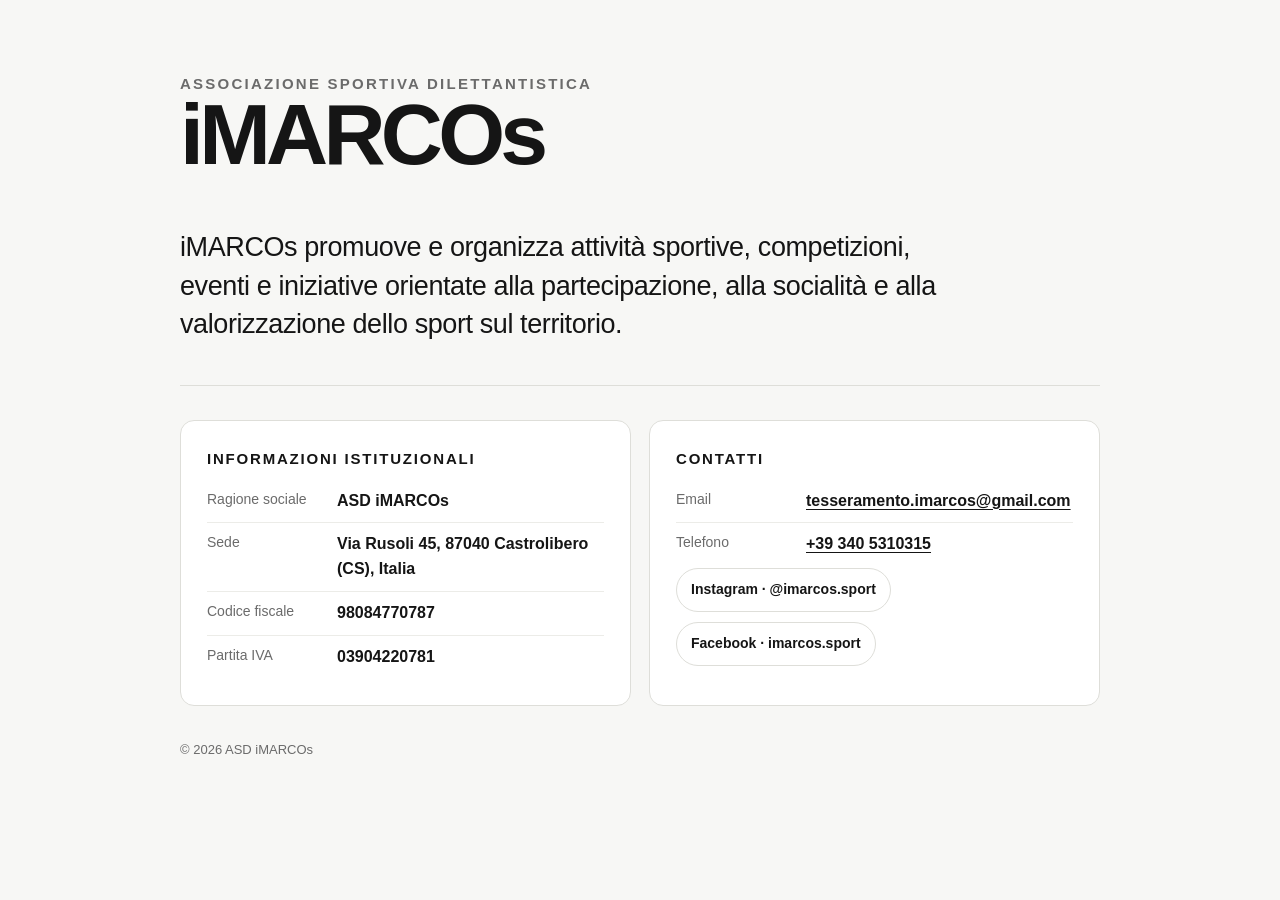
<file: index.html>
<!doctype html>
<html lang="it">
<head>
  <meta charset="utf-8">
  <meta name="viewport" content="width=device-width, initial-scale=1">
  <meta name="theme-color" content="#f7f7f5">
  <meta name="description" content="Sito istituzionale di ASD iMARCOs, associazione sportiva dilettantistica con sede a Castrolibero (CS).">
  <title>iMARCOs | Associazione Sportiva Dilettantistica</title>
  <style>
    :root {
      --ink: #151515;
      --muted: #6b6b6b;
      --line: #deded9;
      --bg: #f7f7f5;
      --card: #ffffff;
      --accent: #111111;
    }
    * { box-sizing: border-box; }
    html { scroll-behavior: smooth; }
    body {
      margin: 0;
      min-height: 100vh;
      background: var(--bg);
      color: var(--ink);
      font-family: Arial, Helvetica, sans-serif;
      line-height: 1.55;
    }
    main {
      width: min(920px, calc(100% - 36px));
      margin: 0 auto;
      padding: 72px 0 56px;
    }
    .brand {
      margin: 0 0 10px;
      font-size: clamp(46px, 9vw, 86px);
      line-height: .92;
      letter-spacing: -0.055em;
      font-weight: 800;
    }
    .eyebrow {
      margin: 0;
      font-size: 15px;
      letter-spacing: .15em;
      text-transform: uppercase;
      color: var(--muted);
      font-weight: 700;
    }
    .intro {
      margin: 54px 0 42px;
      max-width: 760px;
      font-size: clamp(20px, 3vw, 27px);
      line-height: 1.42;
      letter-spacing: -0.015em;
    }
    .rule {
      height: 1px;
      background: var(--line);
      margin: 0 0 34px;
    }
    .grid {
      display: grid;
      grid-template-columns: 1fr 1fr;
      gap: 18px;
    }
    .card {
      background: var(--card);
      border: 1px solid var(--line);
      border-radius: 14px;
      padding: 26px;
    }
    .card h2 {
      margin: 0 0 18px;
      font-size: 15px;
      text-transform: uppercase;
      letter-spacing: .12em;
    }
    dl { margin: 0; }
    .row {
      display: grid;
      grid-template-columns: 118px 1fr;
      gap: 12px;
      padding: 9px 0;
      border-top: 1px solid #ecece8;
    }
    .row:first-child { border-top: 0; padding-top: 0; }
    dt { color: var(--muted); font-size: 14px; }
    dd { margin: 0; font-weight: 600; overflow-wrap: anywhere; }
    a {
      color: var(--ink);
      text-decoration-thickness: 1px;
      text-underline-offset: 3px;
    }
    .socials {
      display: flex;
      flex-wrap: wrap;
      gap: 10px;
      margin-top: 2px;
    }
    .socials a {
      display: inline-block;
      padding: 10px 14px;
      border: 1px solid var(--line);
      border-radius: 999px;
      text-decoration: none;
      font-weight: 700;
      font-size: 14px;
    }
    footer {
      margin-top: 34px;
      color: var(--muted);
      font-size: 13px;
    }
    @media (max-width: 700px) {
      main { padding-top: 46px; }
      .intro { margin-top: 38px; }
      .grid { grid-template-columns: 1fr; }
      .row { grid-template-columns: 1fr; gap: 2px; }
      .card { padding: 22px; }
    }
  </style>
  <script type="application/ld+json">
  {
    "@context": "https://schema.org",
    "@type": "SportsOrganization",
    "name": "ASD iMARCOs",
    "alternateName": "iMARCOs",
    "url": "https://imarcos.it/",
    "email": "tesseramento.imarcos@gmail.com",
    "telephone": "+393405310315",
    "taxID": "98084770787",
    "vatID": "IT03904220781",
    "address": {
      "@type": "PostalAddress",
      "streetAddress": "Via Rusoli 45",
      "postalCode": "87040",
      "addressLocality": "Castrolibero",
      "addressRegion": "CS",
      "addressCountry": "IT"
    },
    "sameAs": [
      "https://www.instagram.com/imarcos.sport/",
      "https://www.facebook.com/imarcos.sport/"
    ]
  }
  </script>
</head>
<body>
  <main>
    <header>
      <p class="eyebrow">Associazione Sportiva Dilettantistica</p>
      <h1 class="brand">iMARCOs</h1>
    </header>

    <p class="intro">
      iMARCOs promuove e organizza attività sportive, competizioni, eventi e iniziative orientate alla partecipazione, alla socialità e alla valorizzazione dello sport sul territorio.
    </p>

    <div class="rule" aria-hidden="true"></div>

    <section class="grid" aria-label="Informazioni istituzionali e contatti">
      <div class="card">
        <h2>Informazioni istituzionali</h2>
        <dl>
          <div class="row"><dt>Ragione sociale</dt><dd>ASD iMARCOs</dd></div>
          <div class="row"><dt>Sede</dt><dd>Via Rusoli 45, 87040 Castrolibero (CS), Italia</dd></div>
          <div class="row"><dt>Codice fiscale</dt><dd>98084770787</dd></div>
          <div class="row"><dt>Partita IVA</dt><dd>03904220781</dd></div>
        </dl>
      </div>

      <div class="card">
        <h2>Contatti</h2>
        <dl>
          <div class="row"><dt>Email</dt><dd><a href="mailto:tesseramento.imarcos@gmail.com">tesseramento.imarcos@gmail.com</a></dd></div>
          <div class="row"><dt>Telefono</dt><dd><a href="tel:+393405310315">+39 340 5310315</a></dd></div>
        </dl>
        <div class="socials" aria-label="Social media">
          <a href="https://www.instagram.com/imarcos.sport/" target="_blank" rel="noopener noreferrer">Instagram · @imarcos.sport</a>
          <a href="https://www.facebook.com/imarcos.sport/" target="_blank" rel="noopener noreferrer">Facebook · imarcos.sport</a>
        </div>
      </div>
    </section>

    <footer>
      <p>© 2026 ASD iMARCOs</p>
    </footer>
  </main>
</body>
</html>
</file>
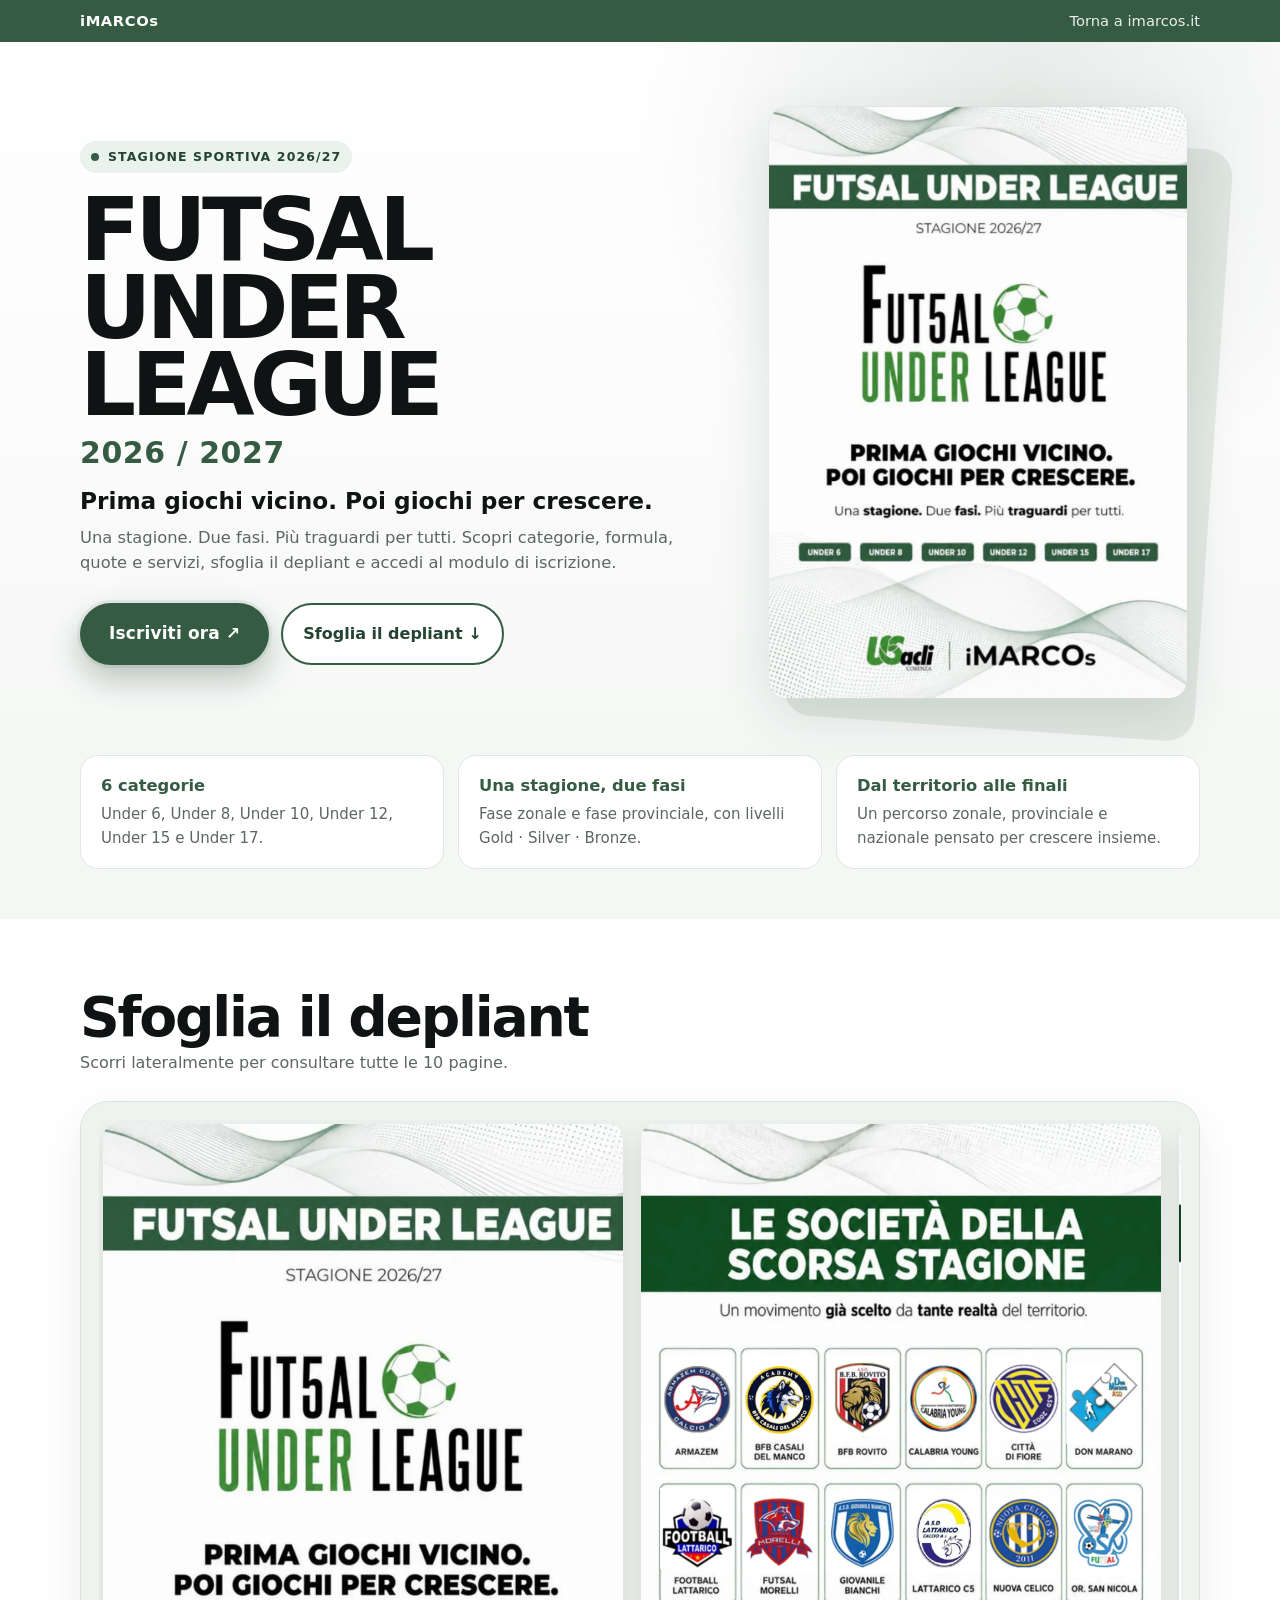
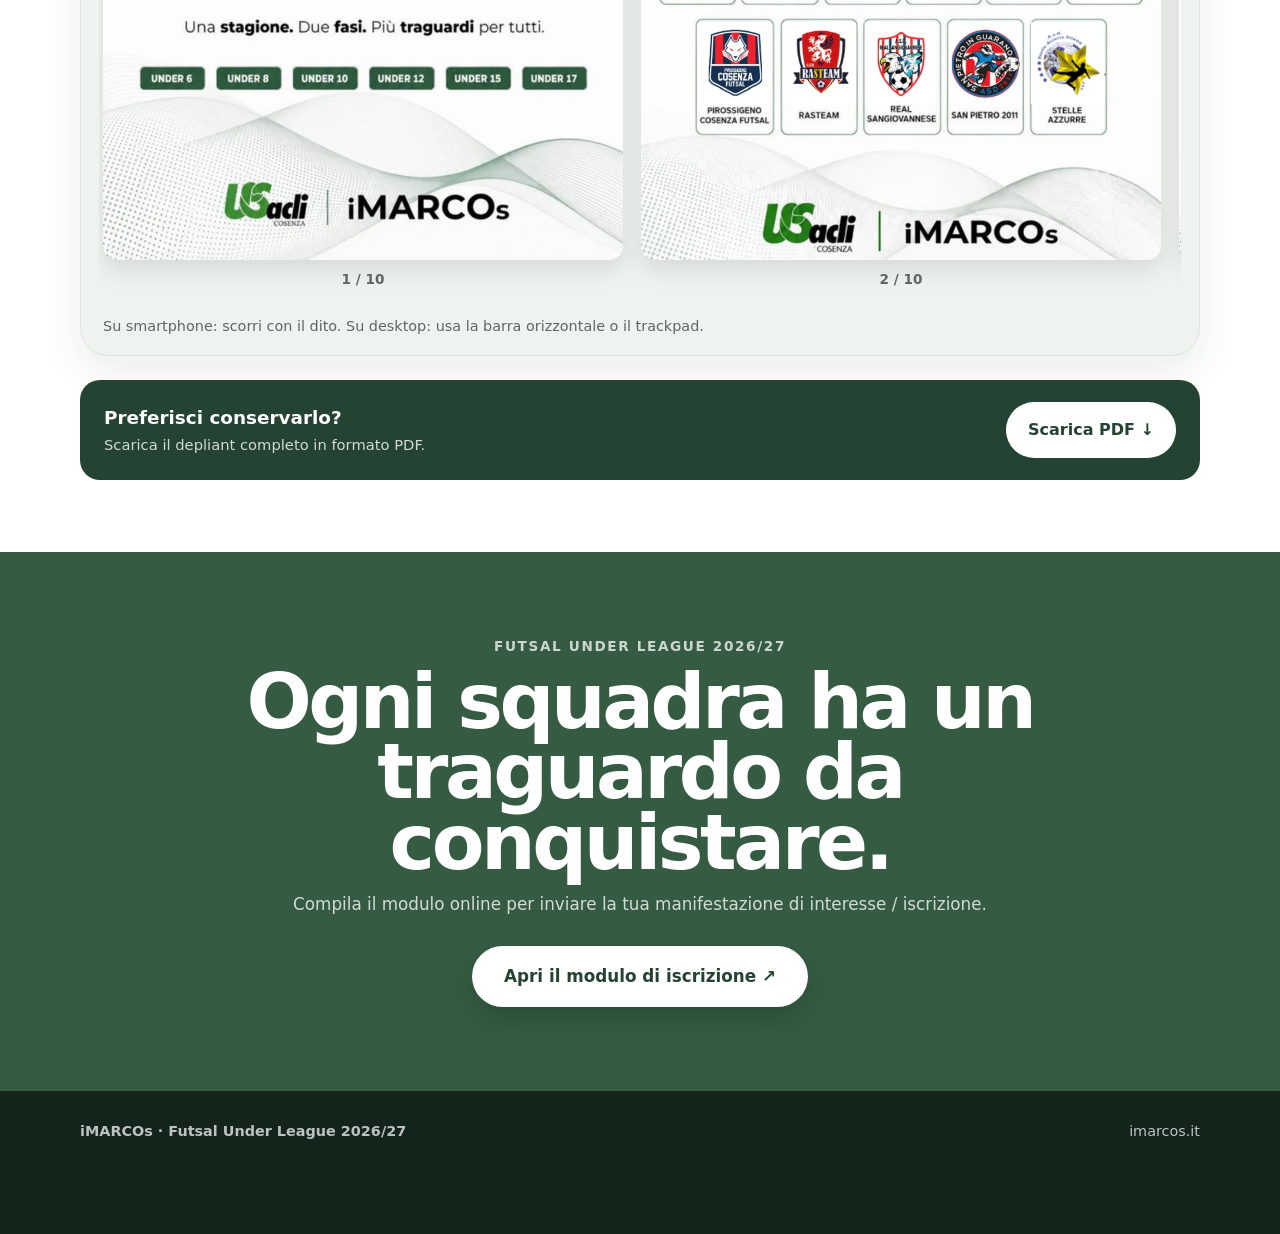
<file: ful-2627/index.html>
<!doctype html>
<html lang="it">
<head>
  <meta charset="utf-8">
  <meta name="viewport" content="width=device-width, initial-scale=1">
  <title>Futsal Under League 2026/27 | iMARCOs</title>
  <meta name="description" content="Futsal Under League 2026/27: scopri categorie, formula, quote e servizi, sfoglia il depliant e accedi al modulo di iscrizione.">
  <meta name="theme-color" content="#355c42">
  <meta property="og:title" content="Futsal Under League 2026/27">
  <meta property="og:description" content="Prima giochi vicino. Poi giochi per crescere. Sfoglia il depliant e iscriviti alla Futsal Under League 2026/27.">
  <meta property="og:type" content="website">
  <meta property="og:url" content="https://imarcos.it/ful-2627/">
  <meta property="og:image" content="https://imarcos.it/ful-2627/assets/depliant/page-01.webp">
  <style>
    :root{
      --green:#355c42;
      --green-dark:#244332;
      --green-soft:#eaf2ed;
      --ink:#101313;
      --muted:#5d6661;
      --line:#dfe7e2;
      --paper:#fff;
      --bg:#f5f7f5;
      --shadow:0 18px 55px rgba(27,55,38,.13);
      --radius:24px;
    }
    *{box-sizing:border-box}
    html{scroll-behavior:smooth}
    body{margin:0;font-family:Inter,ui-sans-serif,system-ui,-apple-system,BlinkMacSystemFont,"Segoe UI",Roboto,Arial,sans-serif;color:var(--ink);background:var(--bg);line-height:1.5}
    a{color:inherit}
    .wrap{width:min(1120px,calc(100% - 32px));margin-inline:auto}
    .topbar{background:var(--green);color:white;font-size:.92rem}
    .topbar .wrap{min-height:42px;display:flex;align-items:center;justify-content:space-between;gap:16px}
    .brand{font-weight:800;letter-spacing:.04em}
    .home-link{text-decoration:none;opacity:.9}
    .home-link:hover{opacity:1;text-decoration:underline}
    .hero{padding:64px 0 44px;background:
      radial-gradient(circle at 80% 10%,rgba(53,92,66,.12),transparent 32%),
      linear-gradient(180deg,#fff 0%,#f6f8f6 100%)}
    .hero-grid{display:grid;grid-template-columns:minmax(0,1.05fr) minmax(320px,.75fr);gap:54px;align-items:center}
    .eyebrow{display:inline-flex;align-items:center;gap:9px;padding:7px 11px;border-radius:999px;background:var(--green-soft);color:var(--green-dark);font-size:.78rem;font-weight:800;letter-spacing:.09em;text-transform:uppercase}
    .dot{width:8px;height:8px;border-radius:50%;background:var(--green)}
    h1{margin:18px 0 16px;font-size:clamp(2.8rem,7vw,5.5rem);line-height:.88;letter-spacing:-.055em;text-transform:uppercase}
    .season{display:block;color:var(--green);font-size:.34em;letter-spacing:.02em;margin-top:14px;line-height:1}
    .lead{max-width:680px;font-size:clamp(1.15rem,2.2vw,1.45rem);font-weight:720;margin:0 0 8px}
    .sublead{max-width:650px;color:var(--muted);font-size:1.02rem;margin:0 0 28px}
    .actions{display:flex;flex-wrap:wrap;gap:12px}
    .btn{display:inline-flex;align-items:center;justify-content:center;gap:9px;border-radius:999px;padding:14px 20px;font-weight:850;text-decoration:none;border:2px solid transparent;transition:.18s ease;min-height:52px}
    .btn-primary{background:var(--green);color:#fff;box-shadow:0 10px 25px rgba(53,92,66,.20)}
    .btn-signup{padding:16px 27px;min-height:58px;font-size:1.06rem;letter-spacing:.01em;box-shadow:0 14px 32px rgba(36,67,50,.30),0 0 0 3px rgba(53,92,66,.08)}
    .btn-signup:hover{box-shadow:0 17px 38px rgba(36,67,50,.34),0 0 0 4px rgba(53,92,66,.10)}
    .btn-primary:hover{transform:translateY(-2px);background:var(--green-dark)}
    .btn-secondary{background:#fff;border-color:var(--green);color:var(--green-dark)}
    .btn-secondary:hover{background:var(--green-soft)}
    .cover{position:relative;justify-self:center;width:min(100%,420px)}
    .cover:before{content:"";position:absolute;inset:5% -6% -5% 8%;background:var(--green);border-radius:28px;transform:rotate(4deg);opacity:.10}
    .cover img{position:relative;display:block;width:100%;height:auto;border-radius:19px;box-shadow:var(--shadow);border:1px solid rgba(0,0,0,.06)}
    .quick{padding:12px 0 50px}
    .quick-grid{display:grid;grid-template-columns:repeat(3,1fr);gap:14px}
    .quick-card{background:#fff;border:1px solid var(--line);border-radius:18px;padding:18px 20px}
    .quick-card strong{display:block;color:var(--green);font-size:1.02rem;margin-bottom:3px}
    .quick-card span{color:var(--muted);font-size:.94rem}
    .section{padding:72px 0}
    .section-white{background:#fff}
    .section-head{display:flex;align-items:end;justify-content:space-between;gap:24px;margin-bottom:26px}
    .section h2{margin:0;font-size:clamp(2rem,5vw,3.45rem);line-height:.95;letter-spacing:-.04em}
    .section p{color:var(--muted);margin:8px 0 0}
    .viewer{background:#eef3ef;border:1px solid #d9e5dc;border-radius:28px;padding:18px;box-shadow:0 16px 40px rgba(31,60,42,.09)}
    .pages{display:flex;gap:18px;overflow-x:auto;scroll-snap-type:x mandatory;padding:4px 4px 16px;scrollbar-color:var(--green) #dce6df}
    .page{flex:0 0 min(72vw,520px);scroll-snap-align:center;margin:0}
    .page img{width:100%;height:auto;display:block;border-radius:14px;background:#fff;box-shadow:0 10px 25px rgba(0,0,0,.10)}
    .page figcaption{text-align:center;margin-top:9px;color:var(--muted);font-size:.85rem;font-weight:700}
    .viewer-note{margin:10px 4px 0;font-size:.9rem;color:var(--muted)}
    .download-strip{margin-top:24px;display:flex;align-items:center;justify-content:space-between;gap:18px;background:var(--green-dark);color:#fff;border-radius:20px;padding:22px 24px}
    .download-strip strong{font-size:1.15rem}
    .download-strip span{display:block;opacity:.8;font-size:.92rem;margin-top:2px}
    .download-strip .btn{background:#fff;color:var(--green-dark);flex:0 0 auto}
    .cta{padding:84px 0;background:var(--green);color:#fff;text-align:center}
    .cta .kicker{font-size:.85rem;font-weight:850;letter-spacing:.12em;text-transform:uppercase;opacity:.75}
    .cta h2{max-width:800px;margin:10px auto 14px;font-size:clamp(2.4rem,6vw,4.8rem);line-height:.92;letter-spacing:-.045em}
    .cta p{max-width:700px;margin:0 auto 28px;color:rgba(255,255,255,.78);font-size:1.05rem}
    .cta .btn{background:#fff;color:var(--green-dark);padding:16px 30px;min-height:58px;font-size:1.05rem;box-shadow:0 12px 30px rgba(0,0,0,.18)}
    .cta .btn:hover{transform:translateY(-2px);box-shadow:0 16px 34px rgba(0,0,0,.22)}
    footer{background:#13251b;color:rgba(255,255,255,.72);padding:30px 0 92px;font-size:.9rem}
    footer .wrap{display:flex;justify-content:space-between;gap:18px;flex-wrap:wrap}
    .mobile-cta{display:none}
    @media(max-width:820px){
      .hero{padding-top:42px}
      .hero-grid{grid-template-columns:1fr;gap:34px}
      .hero-copy{text-align:center}
      .eyebrow{margin:auto}
      .lead,.sublead{margin-left:auto;margin-right:auto}
      .actions{justify-content:center}
      .cover{width:min(76vw,390px)}
      .quick-grid{grid-template-columns:1fr}
      .section{padding:56px 0}
      .section-head{display:block}
      .download-strip{align-items:flex-start;flex-direction:column}
      .page{flex-basis:min(84vw,500px)}
      footer{padding-bottom:105px}
      .mobile-cta{position:fixed;display:block;left:12px;right:12px;bottom:12px;z-index:50}
      .mobile-cta .btn{width:100%;box-shadow:0 12px 35px rgba(0,0,0,.24)}
    }
    @media(max-width:520px){
      .wrap{width:min(100% - 22px,1120px)}
      .topbar .wrap{justify-content:center}
      .home-link{display:none}
      .hero{padding-top:32px}
      h1{font-size:clamp(2.65rem,16vw,4.2rem)}
      .actions{flex-direction:column}
      .actions .btn{width:100%}
      .viewer{padding:10px;border-radius:20px}
      .page{flex-basis:88vw}
      .download-strip{padding:20px}
    }
  </style>
</head>
<body>
  <div class="topbar">
    <div class="wrap">
      <div class="brand">iMARCOs</div>
      <a class="home-link" href="/">Torna a imarcos.it</a>
    </div>
  </div>

  <main>
    <section class="hero">
      <div class="wrap hero-grid">
        <div class="hero-copy">
          <div class="eyebrow"><span class="dot"></span> Stagione sportiva 2026/27</div>
          <h1>Futsal Under League <span class="season">2026 / 2027</span></h1>
          <p class="lead">Prima giochi vicino. Poi giochi per crescere.</p>
          <p class="sublead">Una stagione. Due fasi. Più traguardi per tutti. Scopri categorie, formula, quote e servizi, sfoglia il depliant e accedi al modulo di iscrizione.</p>
          <div class="actions">
            <a class="btn btn-primary btn-signup" href="https://link.drewcompany.it/widget/form/G00ZNp66ONdav2SvpDdt" target="_blank" rel="noopener">Iscriviti ora ↗</a>
            <a class="btn btn-secondary" href="#depliant">Sfoglia il depliant ↓</a>
          </div>
        </div>
        <div class="cover">
          <img src="assets/depliant/page-01.webp" width="1000" height="1415" alt="Copertina del depliant Futsal Under League 2026/27">
        </div>
      </div>
    </section>

    <section class="quick">
      <div class="wrap quick-grid">
        <div class="quick-card"><strong>6 categorie</strong><span>Under 6, Under 8, Under 10, Under 12, Under 15 e Under 17.</span></div>
        <div class="quick-card"><strong>Una stagione, due fasi</strong><span>Fase zonale e fase provinciale, con livelli Gold · Silver · Bronze.</span></div>
        <div class="quick-card"><strong>Dal territorio alle finali</strong><span>Un percorso zonale, provinciale e nazionale pensato per crescere insieme.</span></div>
      </div>
    </section>

    <section class="section section-white" id="depliant">
      <div class="wrap">
        <div class="section-head">
          <div>
            <h2>Sfoglia il depliant</h2>
            <p>Scorri lateralmente per consultare tutte le 10 pagine.</p>
          </div>
        </div>

        <div class="viewer" aria-label="Anteprima del depliant Futsal Under League 2026/27">
          <div class="pages">
            <figure class="page"><img src="assets/depliant/page-01.webp" loading="eager" alt="Depliant Futsal Under League, pagina 1"><figcaption>1 / 10</figcaption></figure>
            <figure class="page"><img src="assets/depliant/page-02.webp" loading="lazy" alt="Depliant Futsal Under League, pagina 2"><figcaption>2 / 10</figcaption></figure>
            <figure class="page"><img src="assets/depliant/page-03.webp" loading="lazy" alt="Depliant Futsal Under League, pagina 3"><figcaption>3 / 10</figcaption></figure>
            <figure class="page"><img src="assets/depliant/page-04.webp" loading="lazy" alt="Depliant Futsal Under League, pagina 4"><figcaption>4 / 10</figcaption></figure>
            <figure class="page"><img src="assets/depliant/page-05.webp" loading="lazy" alt="Depliant Futsal Under League, pagina 5"><figcaption>5 / 10</figcaption></figure>
            <figure class="page"><img src="assets/depliant/page-06.webp" loading="lazy" alt="Depliant Futsal Under League, pagina 6"><figcaption>6 / 10</figcaption></figure>
            <figure class="page"><img src="assets/depliant/page-07.webp" loading="lazy" alt="Depliant Futsal Under League, pagina 7"><figcaption>7 / 10</figcaption></figure>
            <figure class="page"><img src="assets/depliant/page-08.webp" loading="lazy" alt="Depliant Futsal Under League, pagina 8"><figcaption>8 / 10</figcaption></figure>
            <figure class="page"><img src="assets/depliant/page-09.webp" loading="lazy" alt="Depliant Futsal Under League, pagina 9"><figcaption>9 / 10</figcaption></figure>
            <figure class="page"><img src="assets/depliant/page-10.webp" loading="lazy" alt="Depliant Futsal Under League, pagina 10"><figcaption>10 / 10</figcaption></figure>
          </div>
          <div class="viewer-note">Su smartphone: scorri con il dito. Su desktop: usa la barra orizzontale o il trackpad.</div>
        </div>

        <div class="download-strip">
          <div>
            <strong>Preferisci conservarlo?</strong>
            <span>Scarica il depliant completo in formato PDF.</span>
          </div>
          <a class="btn" href="Futsal_Under_League_20262027.pdf" download>Scarica PDF ↓</a>
        </div>
      </div>
    </section>

    <section class="cta" id="iscrizione">
      <div class="wrap">
        <div class="kicker">Futsal Under League 2026/27</div>
        <h2>Ogni squadra ha un traguardo da conquistare.</h2>
        <p>Compila il modulo online per inviare la tua manifestazione di interesse / iscrizione.</p>
        <a class="btn" href="https://link.drewcompany.it/widget/form/G00ZNp66ONdav2SvpDdt" target="_blank" rel="noopener">Apri il modulo di iscrizione ↗</a>
      </div>
    </section>
  </main>

  <footer>
    <div class="wrap">
      <strong>iMARCOs · Futsal Under League 2026/27</strong>
      <span>imarcos.it</span>
    </div>
  </footer>

  <div class="mobile-cta">
    <a class="btn btn-primary btn-signup" href="https://link.drewcompany.it/widget/form/G00ZNp66ONdav2SvpDdt" target="_blank" rel="noopener">Iscriviti alla FUL ↗</a>
  </div>
</body>
</html>
</file>
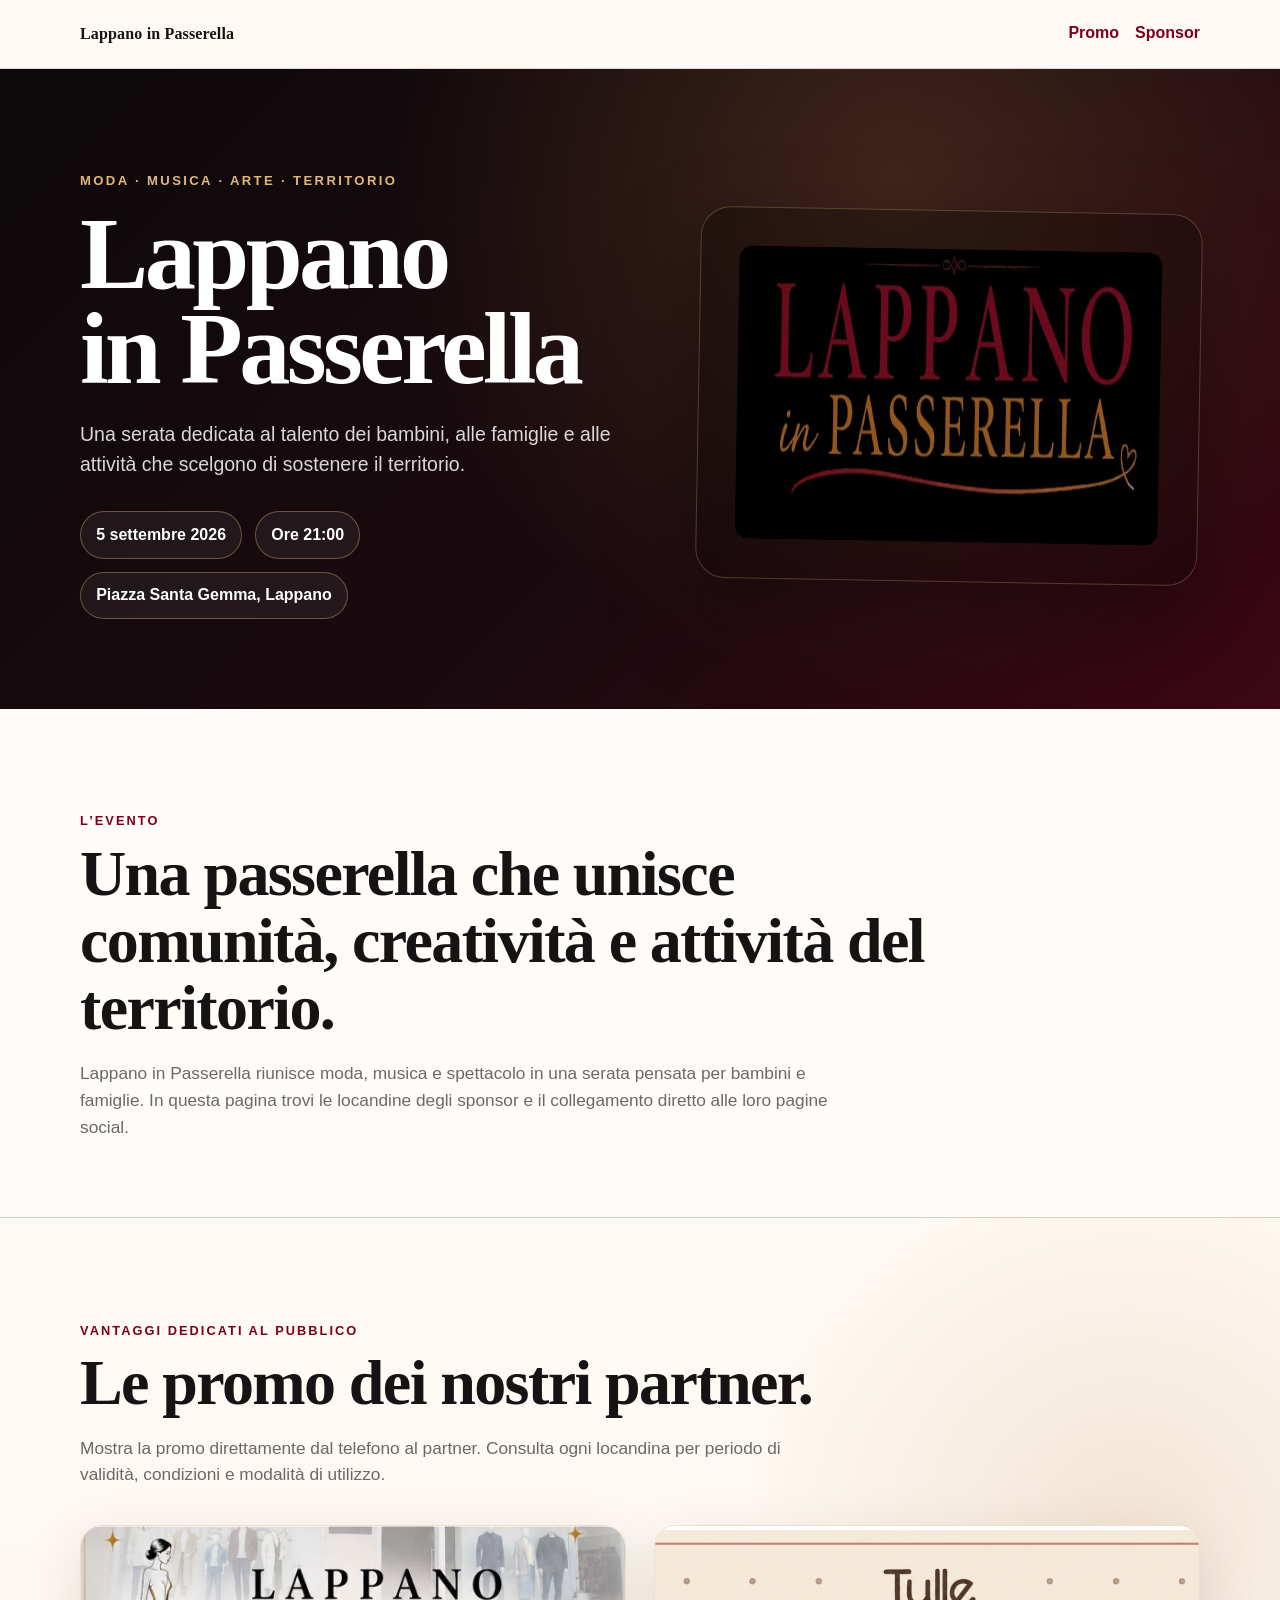
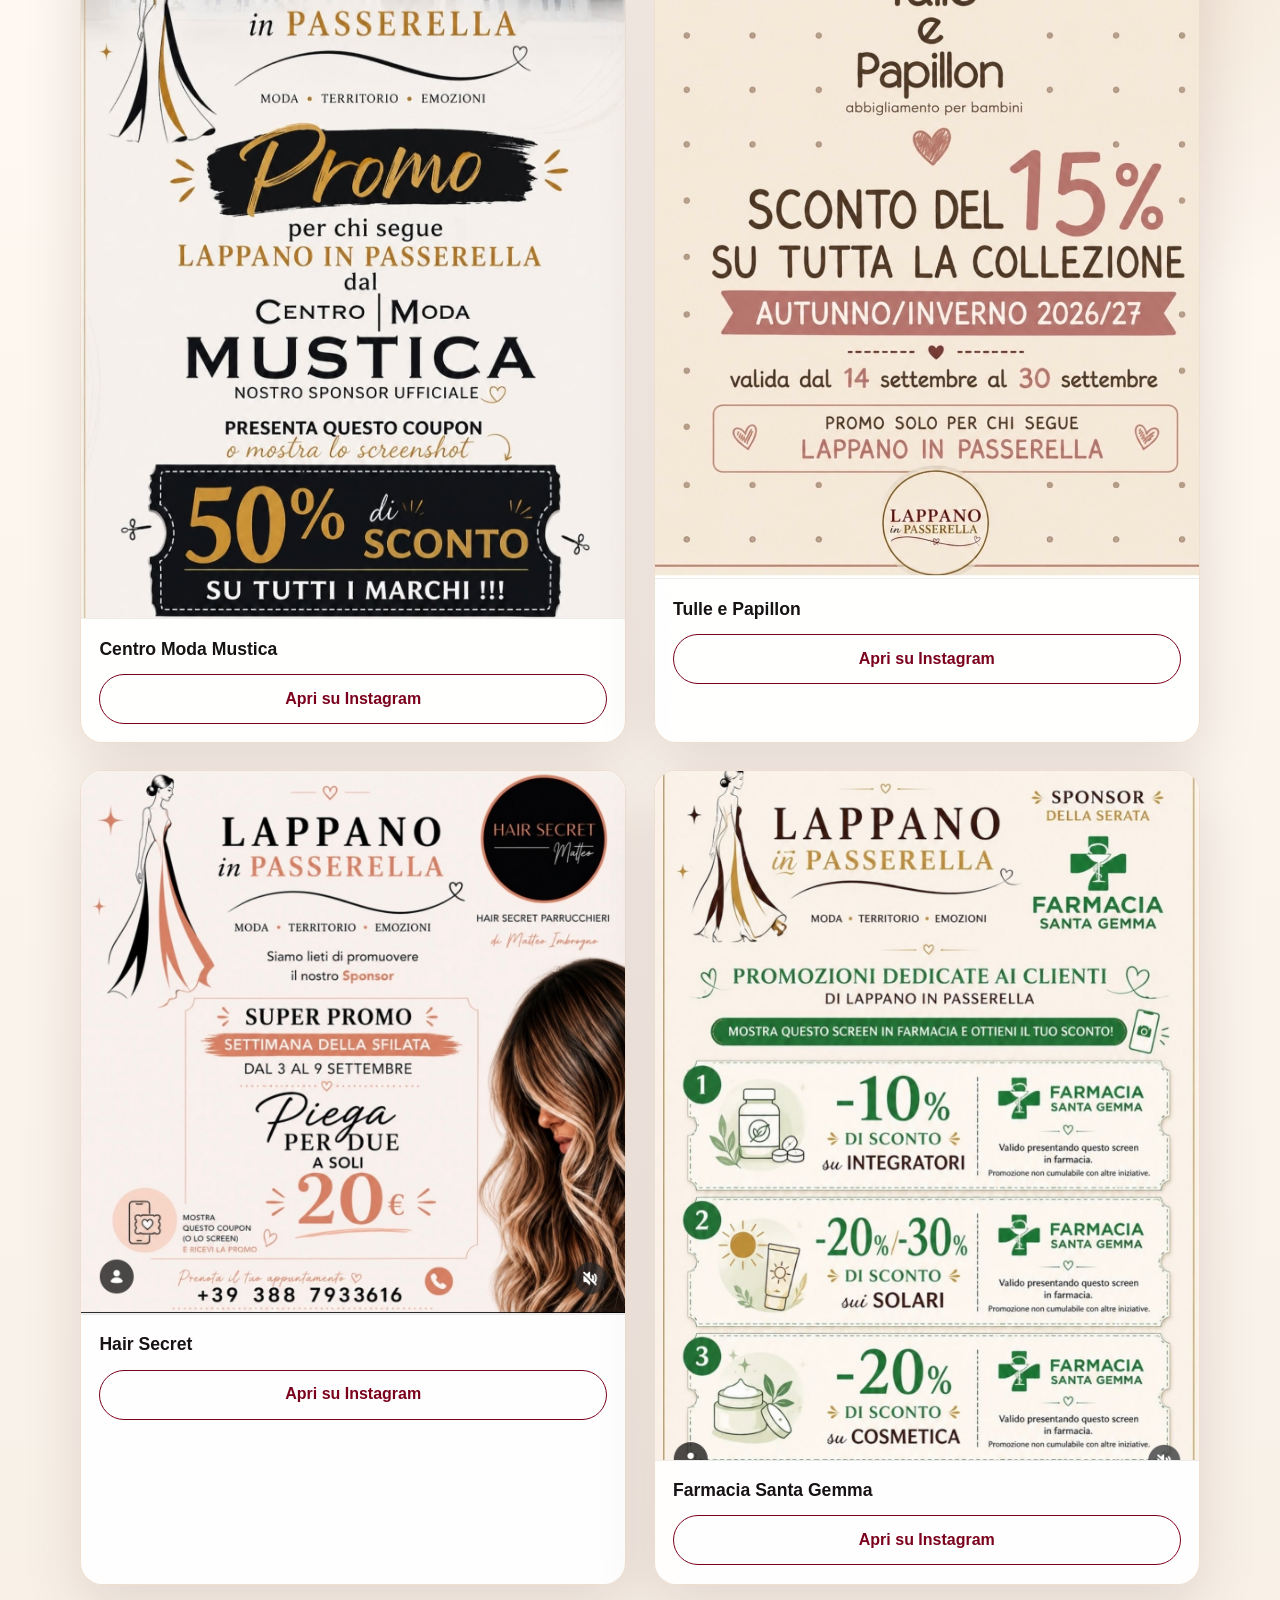
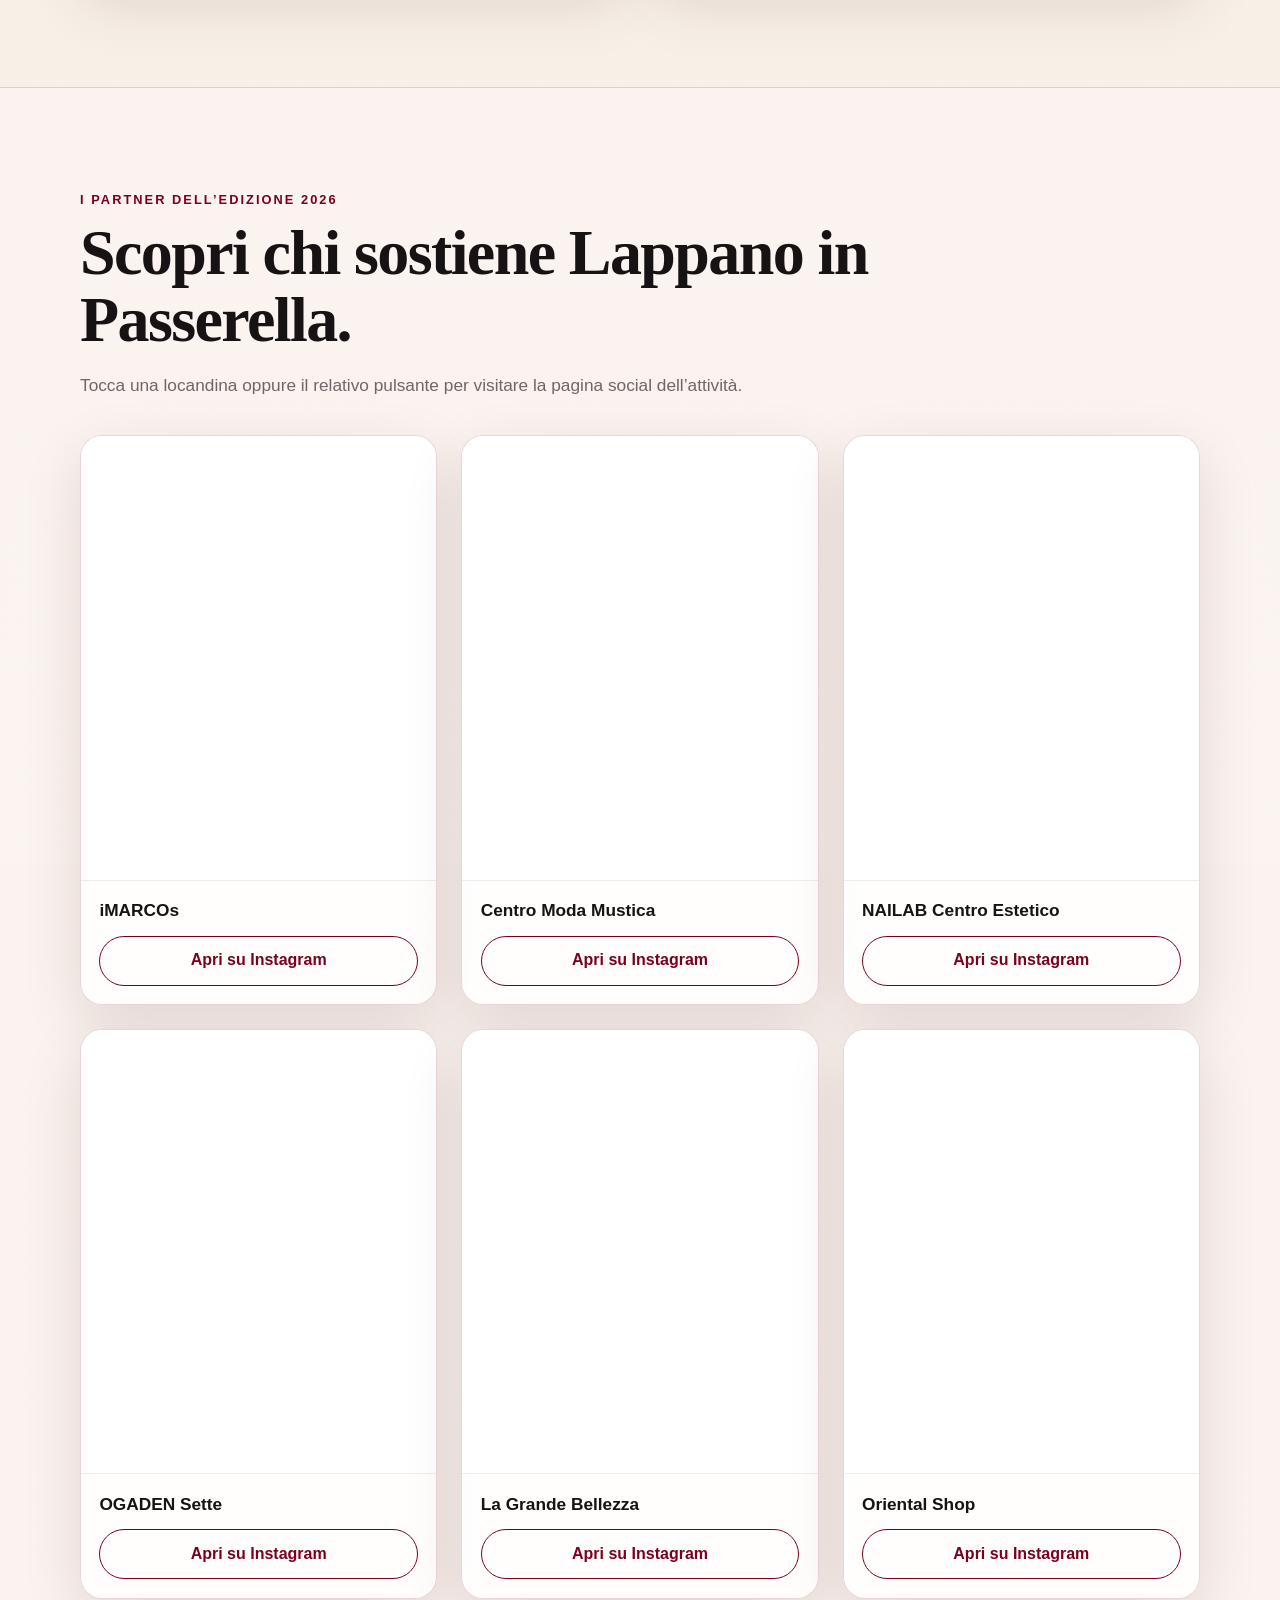
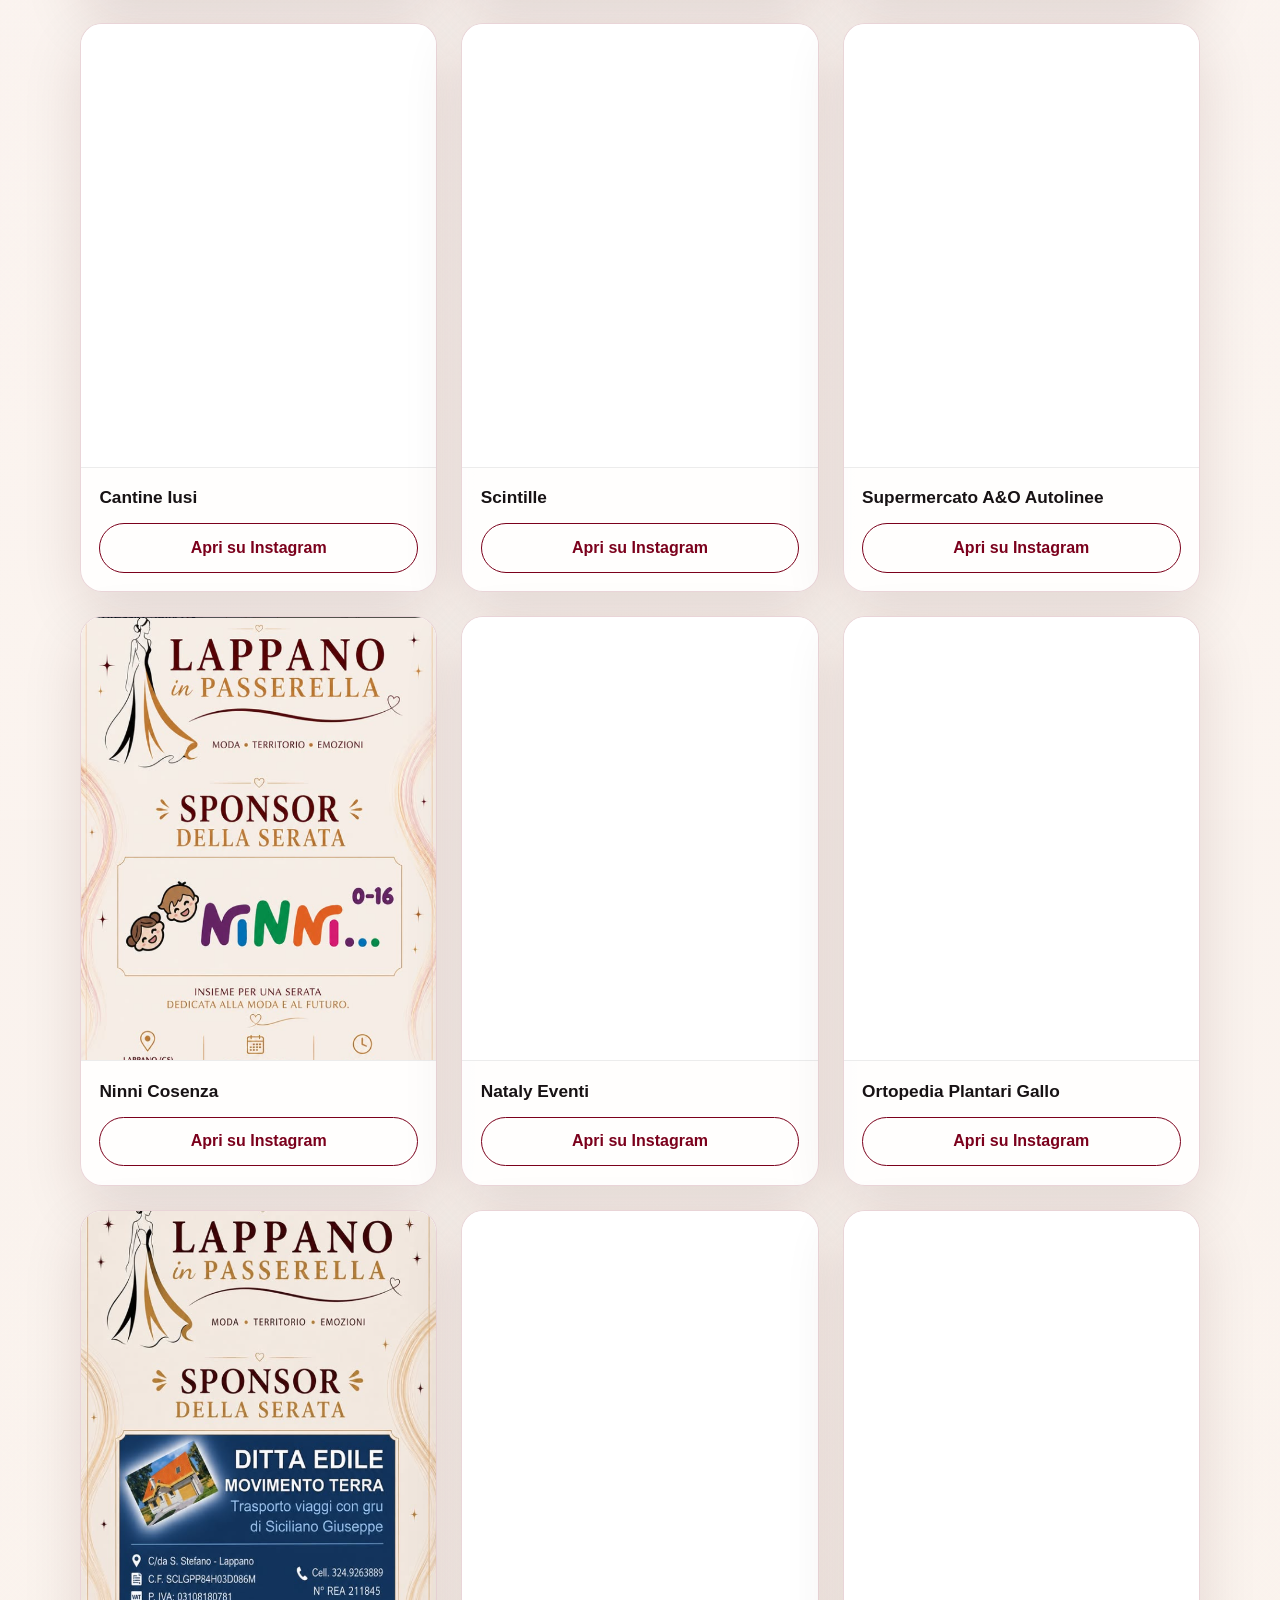
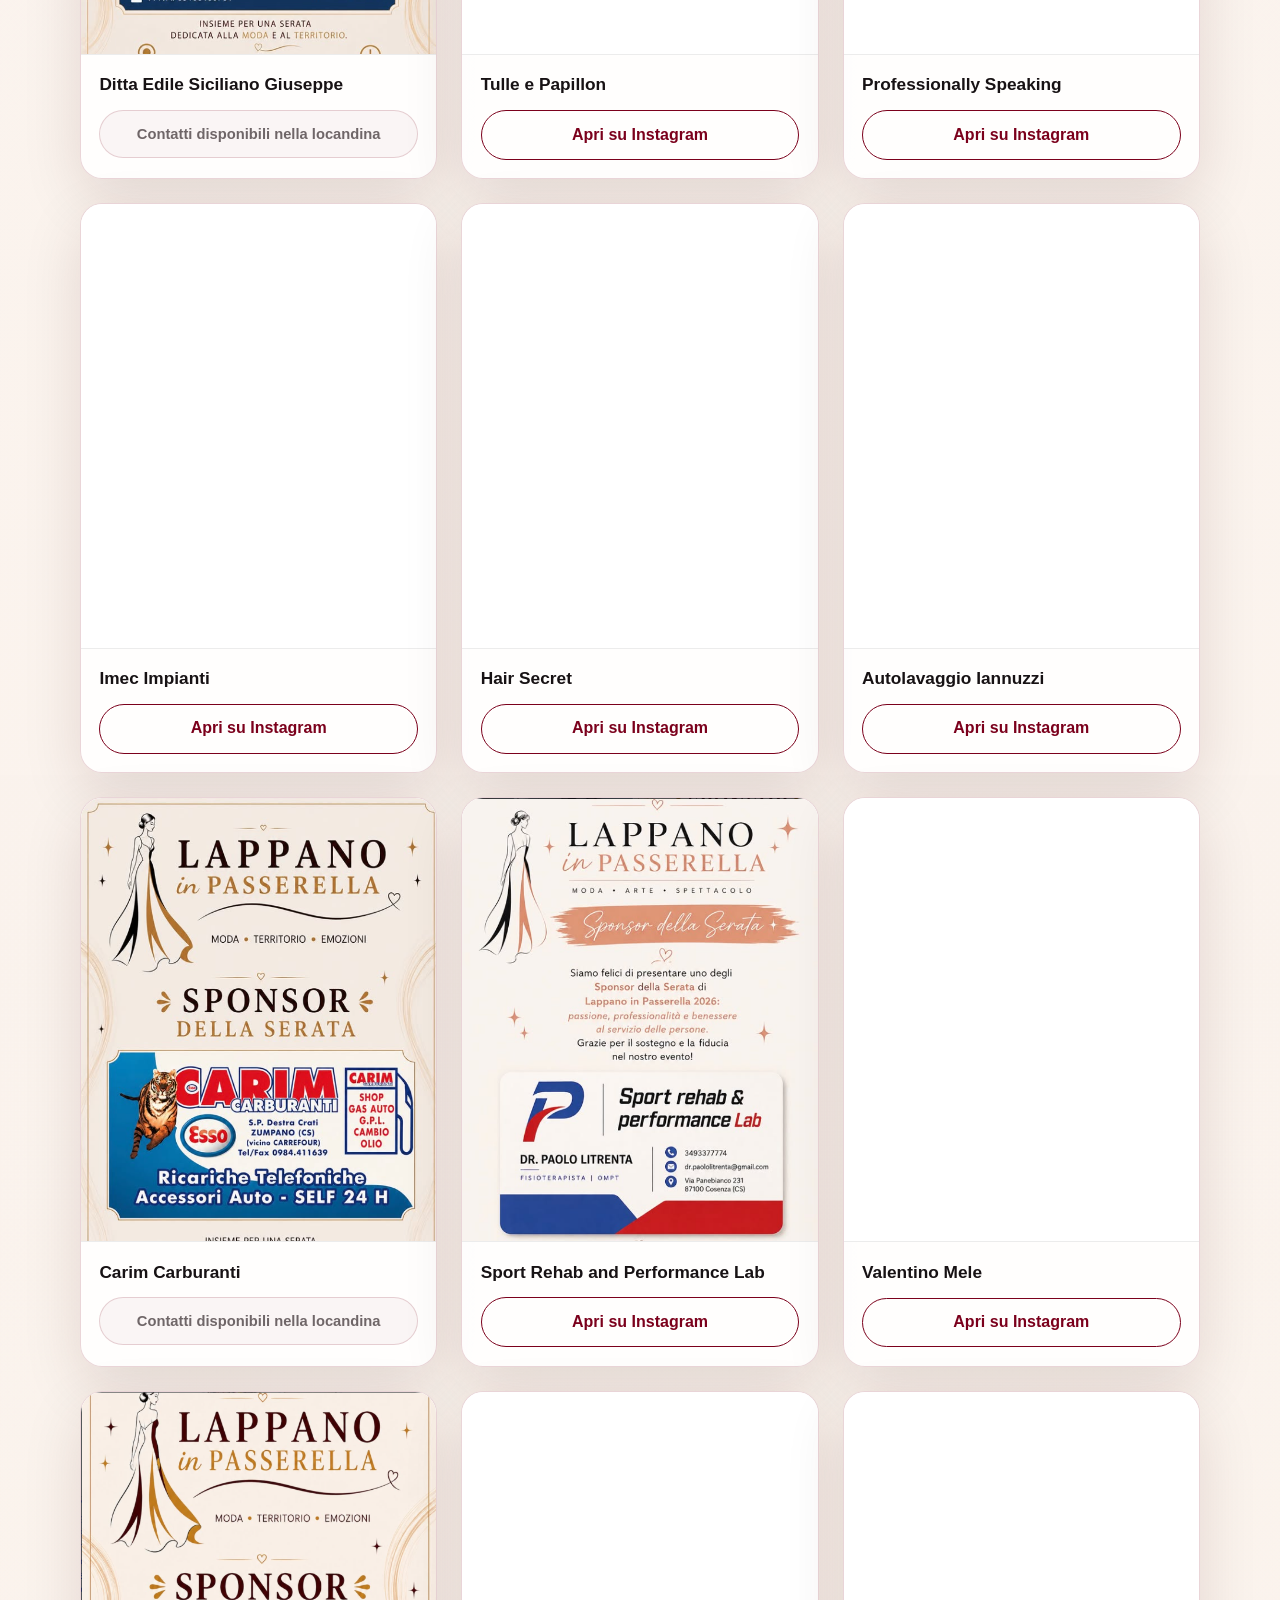
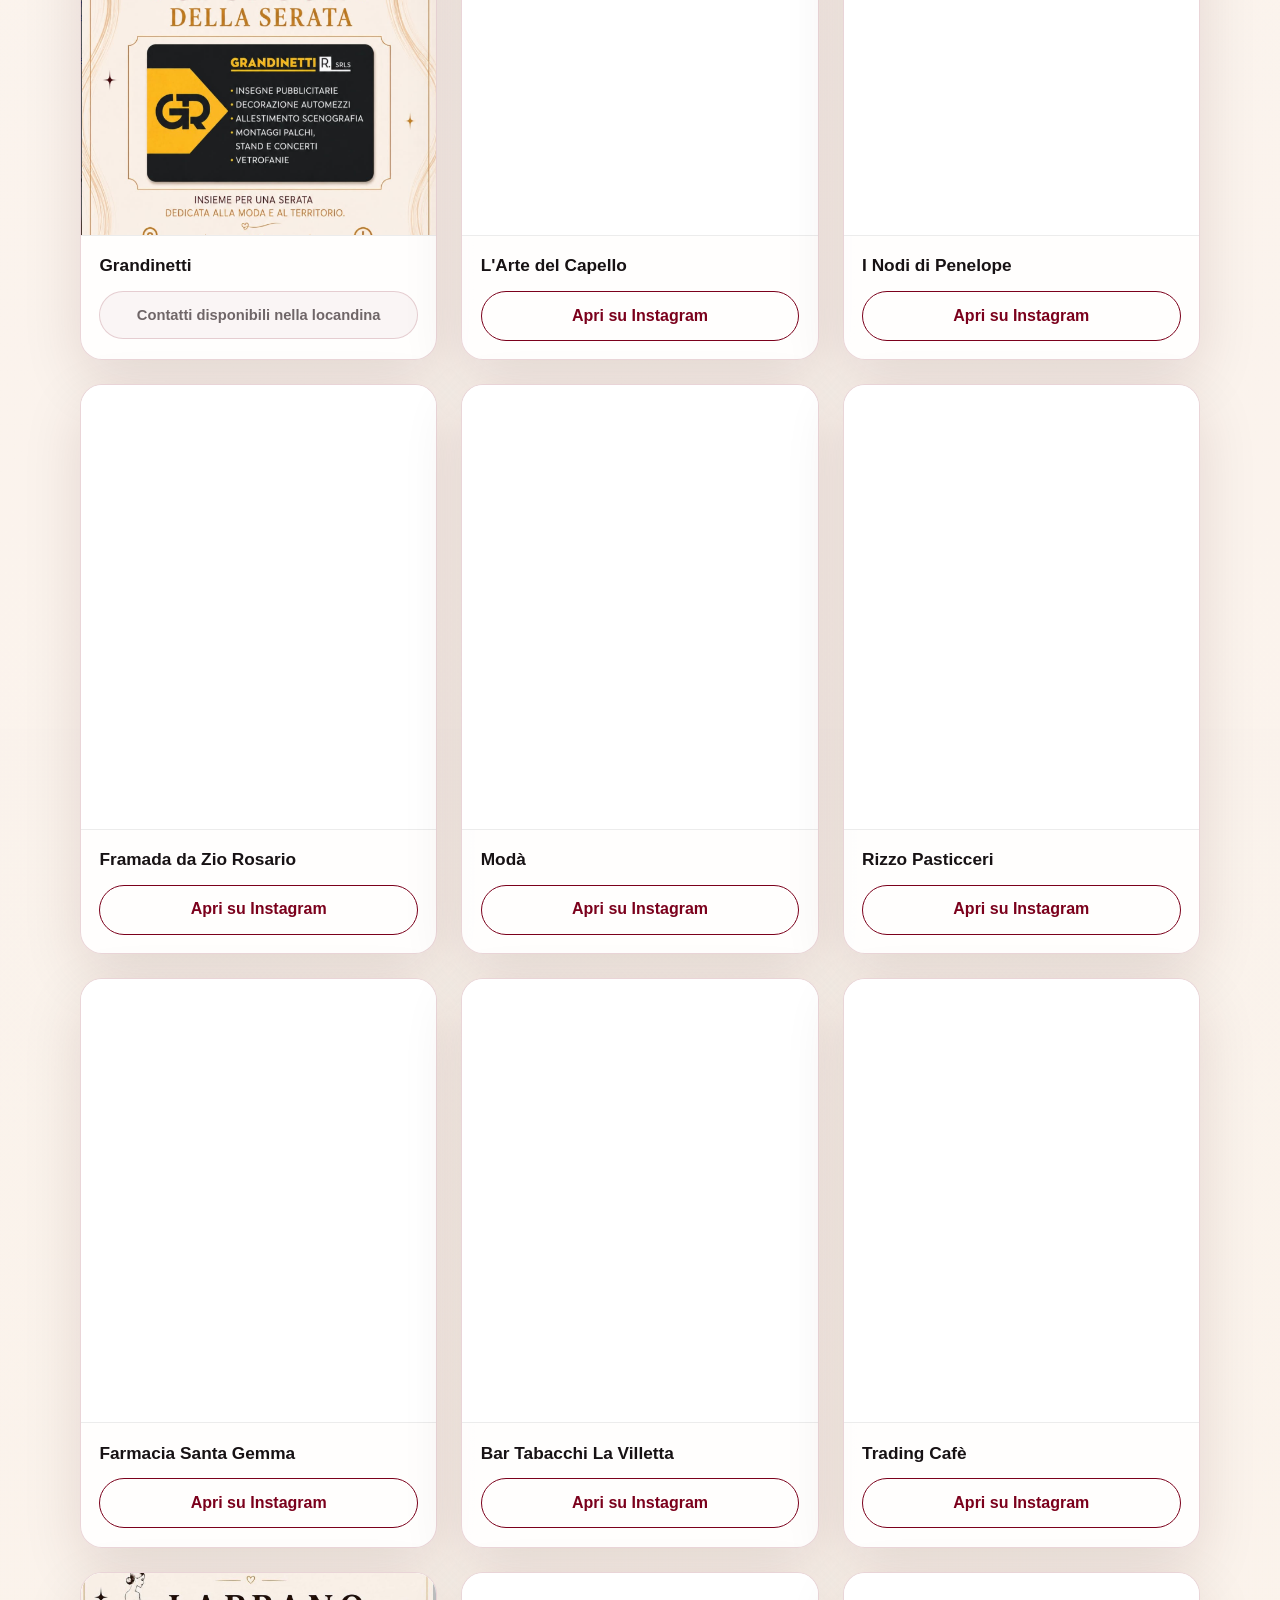
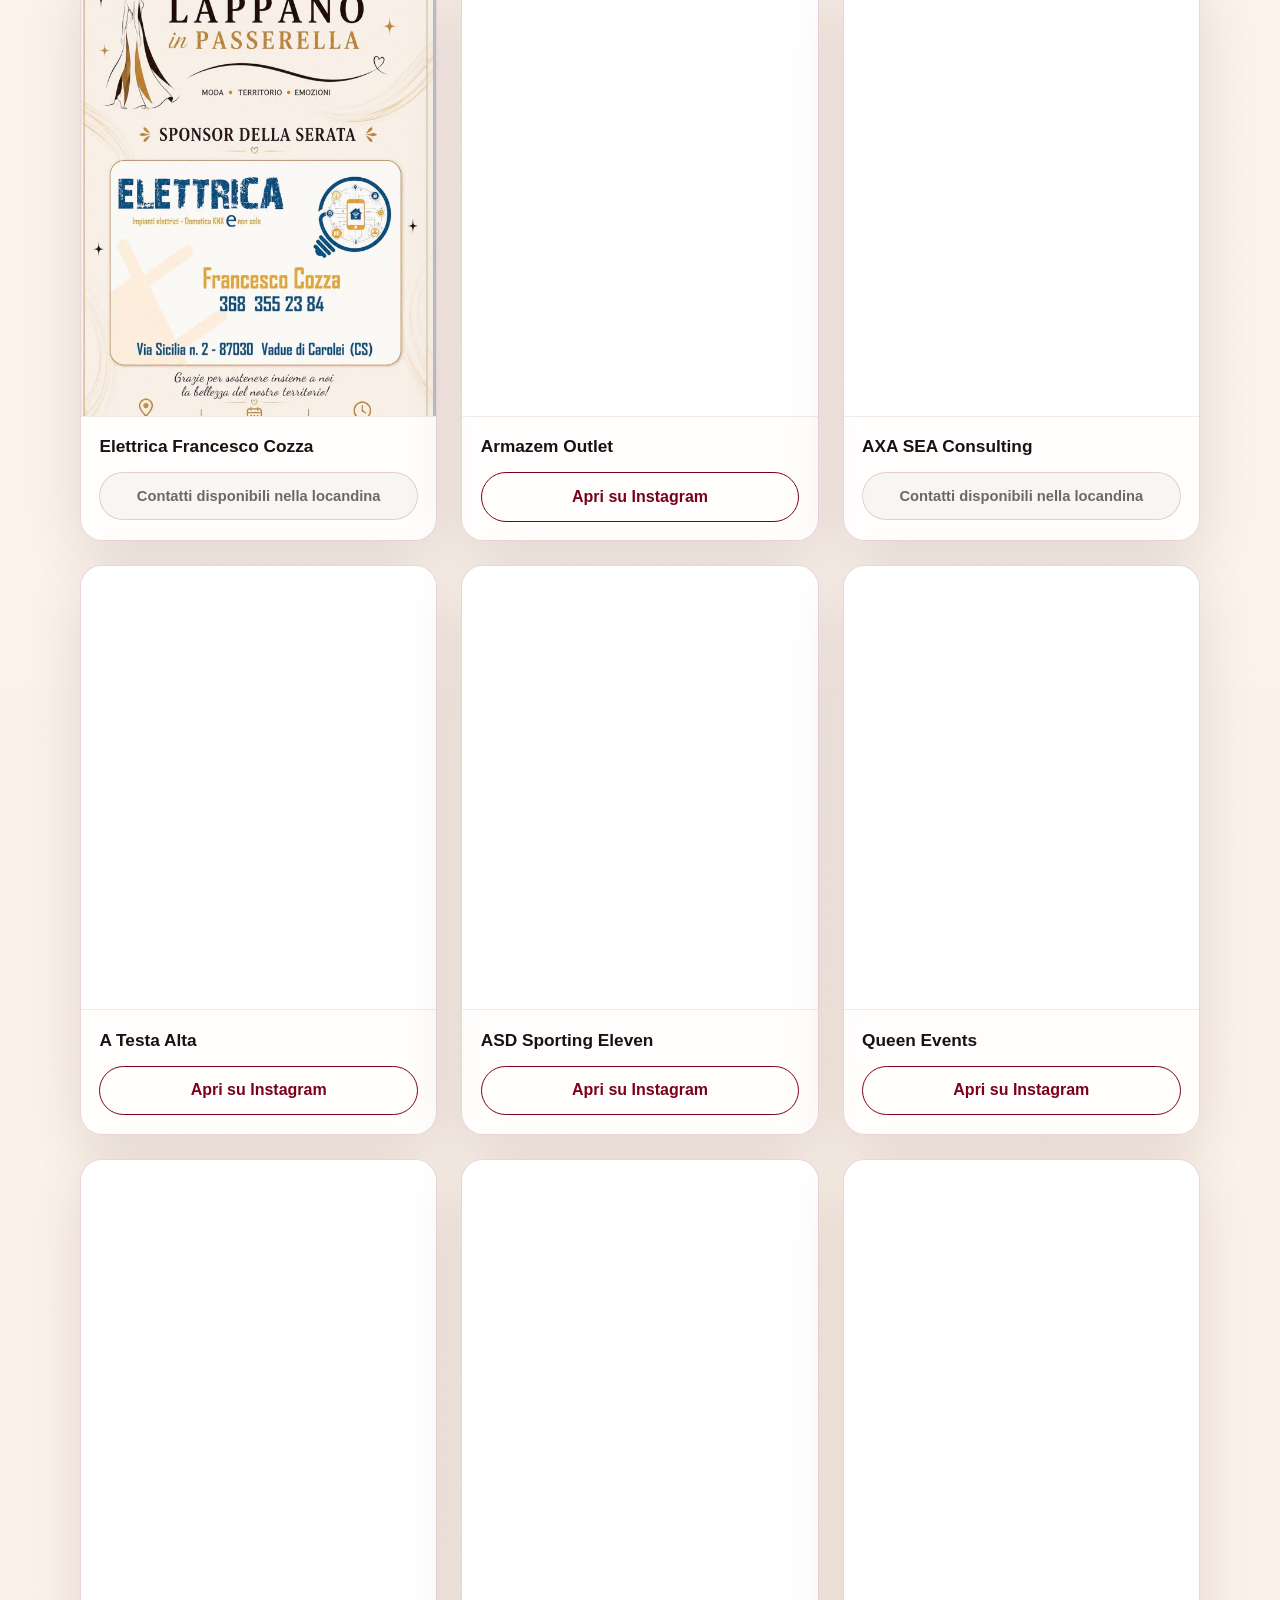
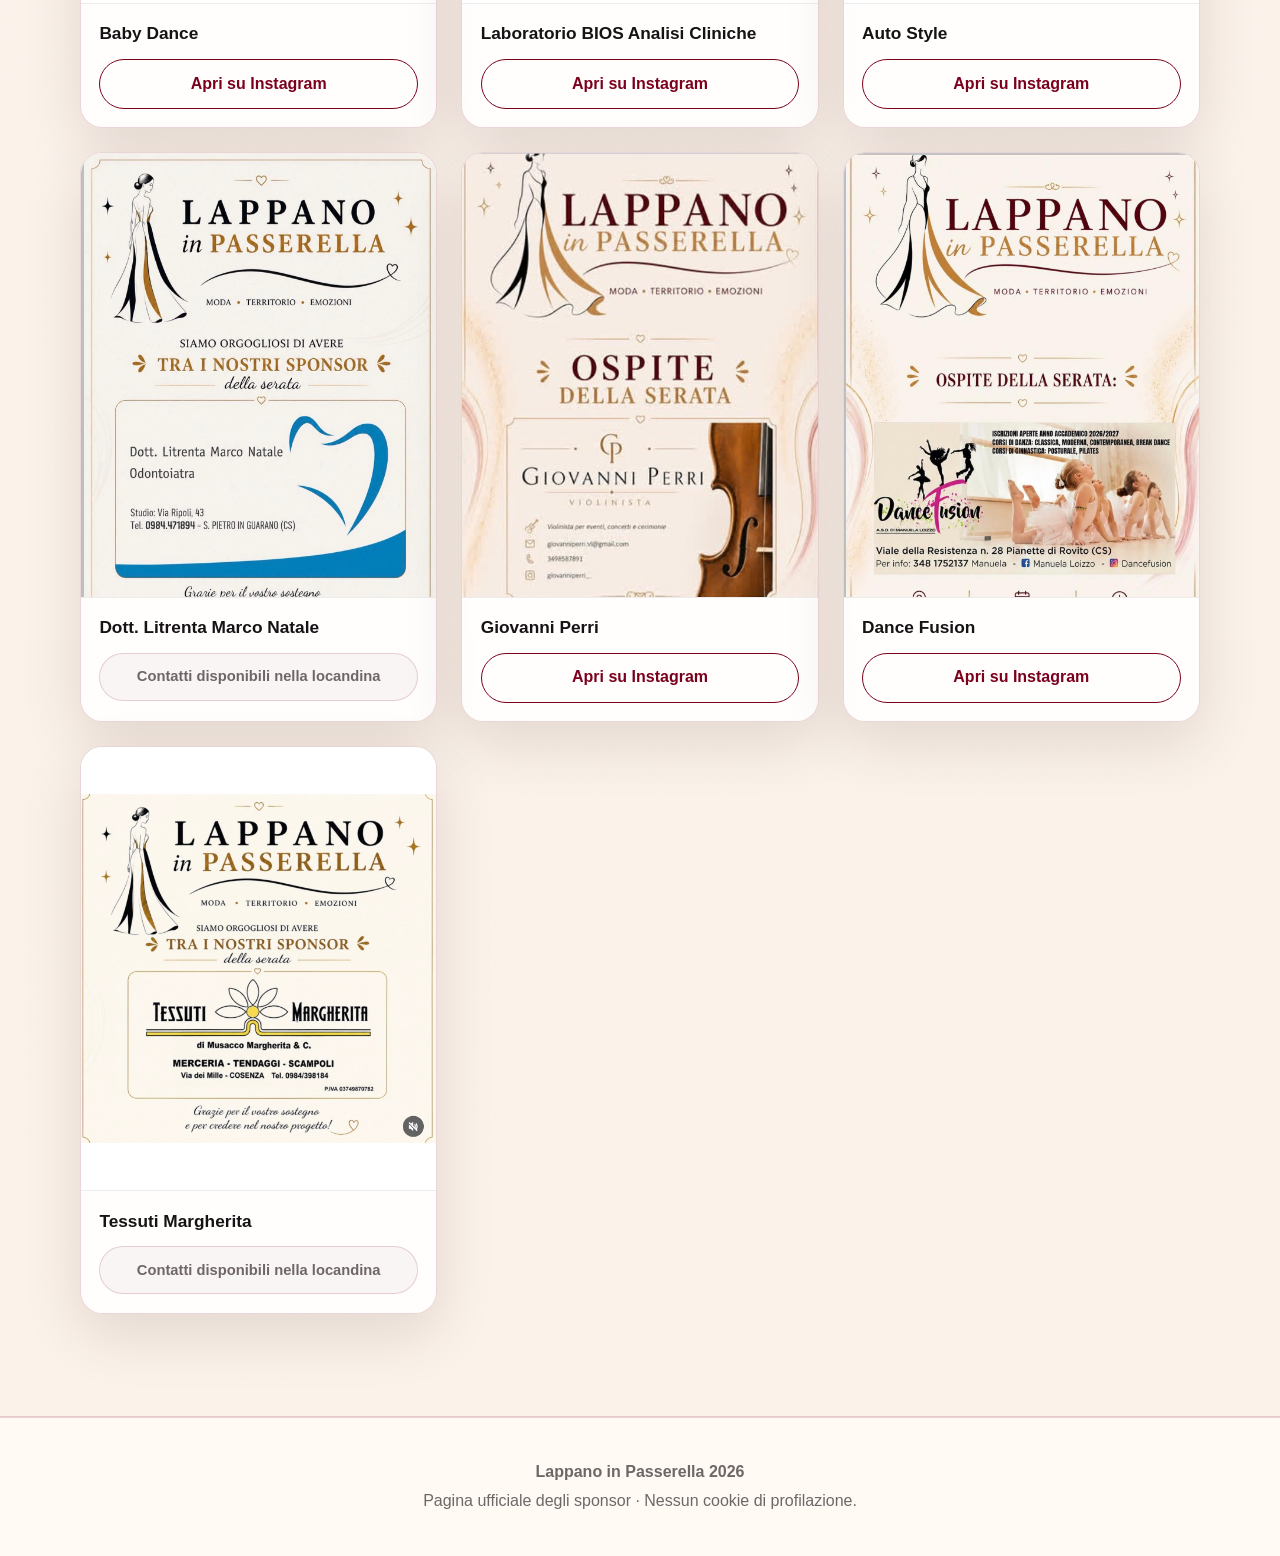
<file: lappano-in-passerella/index.html>
<!doctype html>
<html lang="it">
<head>
  <meta charset="utf-8">
  <meta name="viewport" content="width=device-width, initial-scale=1">
  <meta name="theme-color" content="#4f0012">
  <meta name="description" content="Scopri sponsor e promozioni dedicate al pubblico di Lappano in Passerella 2026.">
  <meta property="og:type" content="website">
  <meta property="og:title" content="Sponsor | Lappano in Passerella 2026">
  <meta property="og:description" content="Sponsor e promozioni dedicate al pubblico di Lappano in Passerella 2026.">
  <meta property="og:image" content="https://imarcos.it/assets/logo-lappano-in-passerella.jpeg">
  <meta property="og:url" content="https://imarcos.it/lappano-in-passerella/">
  <title>Sponsor | Lappano in Passerella 2026</title>
  <link rel="canonical" href="https://imarcos.it/lappano-in-passerella/">
  <link rel="stylesheet" href="../assets/styles.css">
</head>
<body id="top">
  <a class="skip-link" href="#contenuto">Vai al contenuto</a>

  <header class="site-header">
    <nav class="nav-wrap" aria-label="Navigazione della pagina">
      <a class="event-brand" href="#top">Lappano in Passerella</a>
      <div class="nav-links">
        <a class="nav-link" href="#promo">Promo</a>
        <a class="nav-link" href="#sponsor">Sponsor</a>
      </div>
    </nav>
  </header>

  <main id="contenuto">
    <section class="hero" aria-labelledby="titolo-evento">
      <div class="hero-inner">
        <div>
          <p class="eyebrow">Moda · musica · arte · territorio</p>
          <h1 id="titolo-evento">Lappano<br>in Passerella</h1>
          <p class="hero-lead">Una serata dedicata al talento dei bambini, alle famiglie e alle attività che scelgono di sostenere il territorio.</p>
          <ul class="event-facts" aria-label="Informazioni sull'evento">
            <li>5 settembre 2026</li>
            <li>Ore 21:00</li>
            <li>Piazza Santa Gemma, Lappano</li>
          </ul>
        </div>
        <div class="hero-logo-card">
          <img src="../assets/logo-lappano-in-passerella.jpeg" alt="Logo Lappano in Passerella" width="851" height="293">
        </div>
      </div>
    </section>

    <section class="section event-intro" aria-labelledby="evento-heading">
      <p class="section-kicker">L’evento</p>
      <h2 id="evento-heading">Una passerella che unisce comunità, creatività e attività del territorio.</h2>
      <p class="section-intro">Lappano in Passerella riunisce moda, musica e spettacolo in una serata pensata per bambini e famiglie. In questa pagina trovi le locandine degli sponsor e il collegamento diretto alle loro pagine social.</p>
    </section>


    <section id="promo" class="promo-section" aria-labelledby="promo-heading">
      <div class="section">
        <p class="section-kicker">Vantaggi dedicati al pubblico</p>
        <h2 id="promo-heading">Le promo dei nostri partner.</h2>
        <p class="section-intro">Mostra la promo direttamente dal telefono al partner. Consulta ogni locandina per periodo di validità, condizioni e modalità di utilizzo.</p>

        <div class="promo-grid">
          <article class="promo-card">
            <a class="promo-poster" href="https://www.instagram.com/centro_moda_mustica/" target="_blank" rel="noopener noreferrer" aria-label="Apri Instagram di Centro Moda Mustica">
              <img src="../assets/promos/centro-moda-mustica.jpeg" alt="Promo Centro Moda Mustica per Lappano in Passerella" loading="lazy" decoding="async">
            </a>
            <div class="promo-meta">
              <h3>Centro Moda Mustica</h3>
              <a class="button secondary" href="https://www.instagram.com/centro_moda_mustica/" target="_blank" rel="noopener noreferrer">Apri su Instagram</a>
            </div>
          </article>

          <article class="promo-card">
            <a class="promo-poster" href="https://www.instagram.com/tulleepapillon/" target="_blank" rel="noopener noreferrer" aria-label="Apri Instagram di Tulle e Papillon">
              <img src="../assets/promos/tulle-e-papillon.jpeg" alt="Promo Tulle e Papillon per Lappano in Passerella" loading="lazy" decoding="async">
            </a>
            <div class="promo-meta">
              <h3>Tulle e Papillon</h3>
              <a class="button secondary" href="https://www.instagram.com/tulleepapillon/" target="_blank" rel="noopener noreferrer">Apri su Instagram</a>
            </div>
          </article>

          <article class="promo-card">
            <a class="promo-poster" href="https://www.instagram.com/hairsecretsparrucchiere/" target="_blank" rel="noopener noreferrer" aria-label="Apri Instagram di Hair Secret">
              <img src="../assets/promos/hair-secret.jpeg" alt="Promo Hair Secret per Lappano in Passerella" loading="lazy" decoding="async">
            </a>
            <div class="promo-meta">
              <h3>Hair Secret</h3>
              <a class="button secondary" href="https://www.instagram.com/hairsecretsparrucchiere/" target="_blank" rel="noopener noreferrer">Apri su Instagram</a>
            </div>
          </article>

          <article class="promo-card">
            <a class="promo-poster" href="https://www.instagram.com/farmaciasantagemma26?igsi=MTRjc2NmbTJ3ZnlvYw==" target="_blank" rel="noopener noreferrer" aria-label="Apri Instagram di Farmacia Santa Gemma">
              <img src="../assets/promos/farmacia-santa-gemma.jpeg" alt="Promo Farmacia Santa Gemma per Lappano in Passerella" loading="lazy" decoding="async">
            </a>
            <div class="promo-meta">
              <h3>Farmacia Santa Gemma</h3>
              <a class="button secondary" href="https://www.instagram.com/farmaciasantagemma26?igsi=MTRjc2NmbTJ3ZnlvYw==" target="_blank" rel="noopener noreferrer">Apri su Instagram</a>
            </div>
          </article>
        </div>
      </div>
    </section>

    <section id="sponsor" class="sponsor-section" aria-labelledby="sponsor-heading">
      <div class="section">
        <p class="section-kicker">I partner dell’edizione 2026</p>
        <h2 id="sponsor-heading">Scopri chi sostiene Lappano in Passerella.</h2>
        <p class="section-intro">Tocca una locandina oppure il relativo pulsante per visitare la pagina social dell’attività.</p>

        <div id="sponsor-empty" class="empty-state" hidden>
          <h3>Sponsor in aggiornamento</h3>
          <p>Le locandine delle attività partner saranno pubblicate progressivamente.</p>
        </div>

        <div id="sponsor-grid" class="poster-grid" aria-live="polite"></div>
      </div>
    </section>
  </main>

  <footer class="site-footer">
    <p><strong>Lappano in Passerella 2026</strong></p>
    <p>Pagina ufficiale degli sponsor · Nessun cookie di profilazione.</p>
  </footer>

  <script src="../assets/sponsors.js"></script>
</body>
</html>
</file>
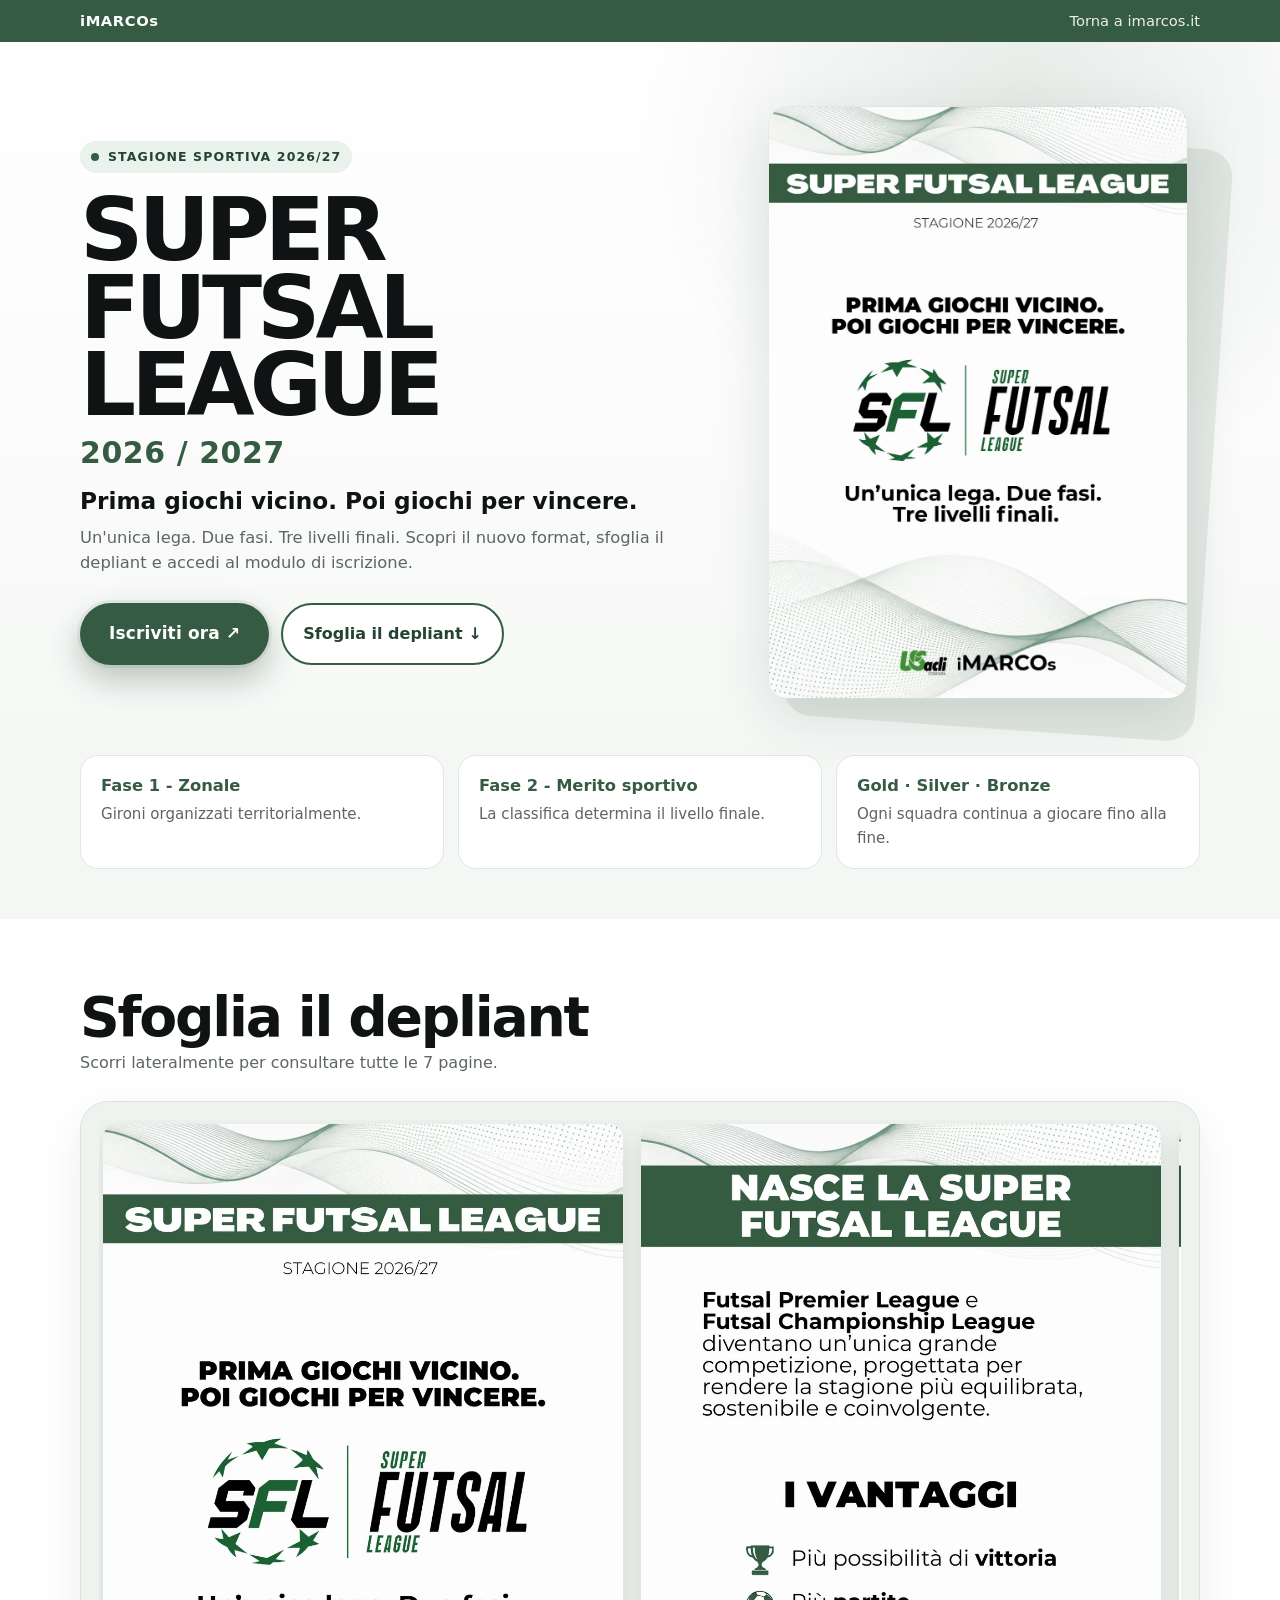
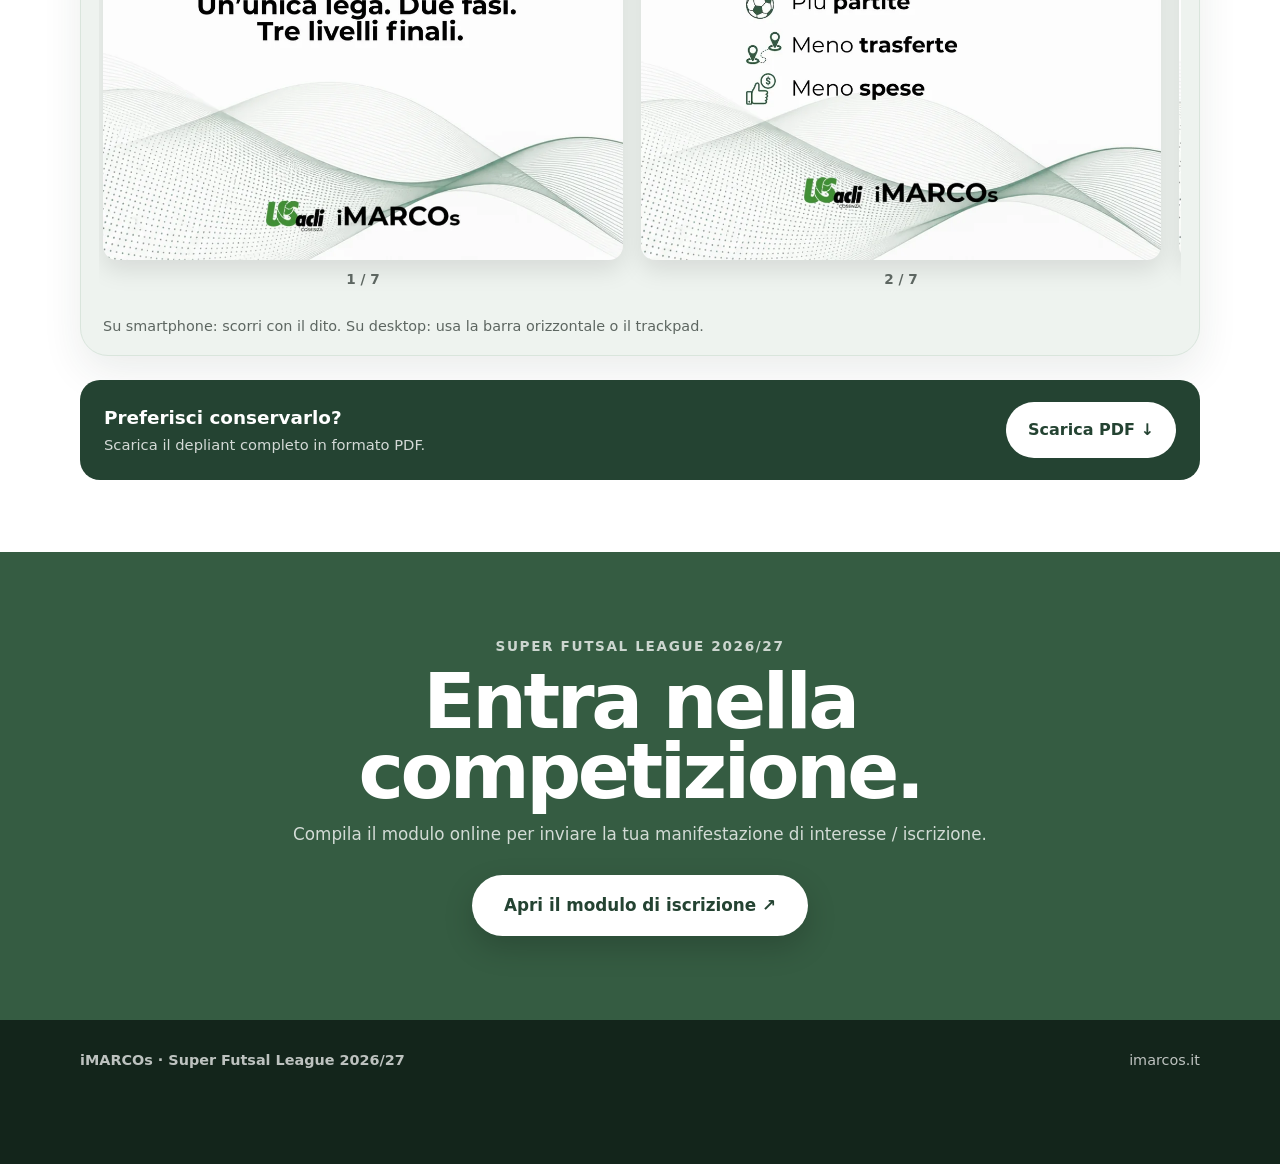
<file: sfl-2627/index.html>
<!doctype html>
<html lang="it">
<head>
  <meta charset="utf-8">
  <meta name="viewport" content="width=device-width, initial-scale=1">
  <title>Super Futsal League 2026/27 | iMARCOs</title>
  <meta name="description" content="Super Futsal League 2026/27: scopri il nuovo format, sfoglia il depliant e accedi al modulo di iscrizione.">
  <meta name="theme-color" content="#355c42">
  <meta property="og:title" content="Super Futsal League 2026/27">
  <meta property="og:description" content="Prima giochi vicino. Poi giochi per vincere. Sfoglia il depliant e iscriviti alla Super Futsal League 2026/27.">
  <meta property="og:type" content="website">
  <meta property="og:url" content="https://imarcos.it/sfl-2627/">
  <meta property="og:image" content="https://imarcos.it/sfl-2627/assets/depliant/page-01.webp">
  <style>
    :root{
      --green:#355c42;
      --green-dark:#244332;
      --green-soft:#eaf2ed;
      --ink:#101313;
      --muted:#5d6661;
      --line:#dfe7e2;
      --paper:#fff;
      --bg:#f5f7f5;
      --shadow:0 18px 55px rgba(27,55,38,.13);
      --radius:24px;
    }
    *{box-sizing:border-box}
    html{scroll-behavior:smooth}
    body{margin:0;font-family:Inter,ui-sans-serif,system-ui,-apple-system,BlinkMacSystemFont,"Segoe UI",Roboto,Arial,sans-serif;color:var(--ink);background:var(--bg);line-height:1.5}
    a{color:inherit}
    .wrap{width:min(1120px,calc(100% - 32px));margin-inline:auto}
    .topbar{background:var(--green);color:white;font-size:.92rem}
    .topbar .wrap{min-height:42px;display:flex;align-items:center;justify-content:space-between;gap:16px}
    .brand{font-weight:800;letter-spacing:.04em}
    .home-link{text-decoration:none;opacity:.9}
    .home-link:hover{opacity:1;text-decoration:underline}
    .hero{padding:64px 0 44px;background:
      radial-gradient(circle at 80% 10%,rgba(53,92,66,.12),transparent 32%),
      linear-gradient(180deg,#fff 0%,#f6f8f6 100%)}
    .hero-grid{display:grid;grid-template-columns:minmax(0,1.05fr) minmax(320px,.75fr);gap:54px;align-items:center}
    .eyebrow{display:inline-flex;align-items:center;gap:9px;padding:7px 11px;border-radius:999px;background:var(--green-soft);color:var(--green-dark);font-size:.78rem;font-weight:800;letter-spacing:.09em;text-transform:uppercase}
    .dot{width:8px;height:8px;border-radius:50%;background:var(--green)}
    h1{margin:18px 0 16px;font-size:clamp(2.8rem,7vw,5.5rem);line-height:.88;letter-spacing:-.055em;text-transform:uppercase}
    .season{display:block;color:var(--green);font-size:.34em;letter-spacing:.02em;margin-top:14px;line-height:1}
    .lead{max-width:680px;font-size:clamp(1.15rem,2.2vw,1.45rem);font-weight:720;margin:0 0 8px}
    .sublead{max-width:650px;color:var(--muted);font-size:1.02rem;margin:0 0 28px}
    .actions{display:flex;flex-wrap:wrap;gap:12px}
    .btn{display:inline-flex;align-items:center;justify-content:center;gap:9px;border-radius:999px;padding:14px 20px;font-weight:850;text-decoration:none;border:2px solid transparent;transition:.18s ease;min-height:52px}
    .btn-primary{background:var(--green);color:#fff;box-shadow:0 10px 25px rgba(53,92,66,.20)}
    .btn-signup{padding:16px 27px;min-height:58px;font-size:1.06rem;letter-spacing:.01em;box-shadow:0 14px 32px rgba(36,67,50,.30),0 0 0 3px rgba(53,92,66,.08)}
    .btn-signup:hover{box-shadow:0 17px 38px rgba(36,67,50,.34),0 0 0 4px rgba(53,92,66,.10)}
    .btn-primary:hover{transform:translateY(-2px);background:var(--green-dark)}
    .btn-secondary{background:#fff;border-color:var(--green);color:var(--green-dark)}
    .btn-secondary:hover{background:var(--green-soft)}
    .cover{position:relative;justify-self:center;width:min(100%,420px)}
    .cover:before{content:"";position:absolute;inset:5% -6% -5% 8%;background:var(--green);border-radius:28px;transform:rotate(4deg);opacity:.10}
    .cover img{position:relative;display:block;width:100%;height:auto;border-radius:19px;box-shadow:var(--shadow);border:1px solid rgba(0,0,0,.06)}
    .quick{padding:12px 0 50px}
    .quick-grid{display:grid;grid-template-columns:repeat(3,1fr);gap:14px}
    .quick-card{background:#fff;border:1px solid var(--line);border-radius:18px;padding:18px 20px}
    .quick-card strong{display:block;color:var(--green);font-size:1.02rem;margin-bottom:3px}
    .quick-card span{color:var(--muted);font-size:.94rem}
    .section{padding:72px 0}
    .section-white{background:#fff}
    .section-head{display:flex;align-items:end;justify-content:space-between;gap:24px;margin-bottom:26px}
    .section h2{margin:0;font-size:clamp(2rem,5vw,3.45rem);line-height:.95;letter-spacing:-.04em}
    .section p{color:var(--muted);margin:8px 0 0}
    .viewer{background:#eef3ef;border:1px solid #d9e5dc;border-radius:28px;padding:18px;box-shadow:0 16px 40px rgba(31,60,42,.09)}
    .pages{display:flex;gap:18px;overflow-x:auto;scroll-snap-type:x mandatory;padding:4px 4px 16px;scrollbar-color:var(--green) #dce6df}
    .page{flex:0 0 min(72vw,520px);scroll-snap-align:center;margin:0}
    .page img{width:100%;height:auto;display:block;border-radius:14px;background:#fff;box-shadow:0 10px 25px rgba(0,0,0,.10)}
    .page figcaption{text-align:center;margin-top:9px;color:var(--muted);font-size:.85rem;font-weight:700}
    .viewer-note{margin:10px 4px 0;font-size:.9rem;color:var(--muted)}
    .download-strip{margin-top:24px;display:flex;align-items:center;justify-content:space-between;gap:18px;background:var(--green-dark);color:#fff;border-radius:20px;padding:22px 24px}
    .download-strip strong{font-size:1.15rem}
    .download-strip span{display:block;opacity:.8;font-size:.92rem;margin-top:2px}
    .download-strip .btn{background:#fff;color:var(--green-dark);flex:0 0 auto}
    .cta{padding:84px 0;background:var(--green);color:#fff;text-align:center}
    .cta .kicker{font-size:.85rem;font-weight:850;letter-spacing:.12em;text-transform:uppercase;opacity:.75}
    .cta h2{max-width:800px;margin:10px auto 14px;font-size:clamp(2.4rem,6vw,4.8rem);line-height:.92;letter-spacing:-.045em}
    .cta p{max-width:700px;margin:0 auto 28px;color:rgba(255,255,255,.78);font-size:1.05rem}
    .cta .btn{background:#fff;color:var(--green-dark);padding:16px 30px;min-height:58px;font-size:1.05rem;box-shadow:0 12px 30px rgba(0,0,0,.18)}
    .cta .btn:hover{transform:translateY(-2px);box-shadow:0 16px 34px rgba(0,0,0,.22)}
    footer{background:#13251b;color:rgba(255,255,255,.72);padding:30px 0 92px;font-size:.9rem}
    footer .wrap{display:flex;justify-content:space-between;gap:18px;flex-wrap:wrap}
    .mobile-cta{display:none}
    @media(max-width:820px){
      .hero{padding-top:42px}
      .hero-grid{grid-template-columns:1fr;gap:34px}
      .hero-copy{text-align:center}
      .eyebrow{margin:auto}
      .lead,.sublead{margin-left:auto;margin-right:auto}
      .actions{justify-content:center}
      .cover{width:min(76vw,390px)}
      .quick-grid{grid-template-columns:1fr}
      .section{padding:56px 0}
      .section-head{display:block}
      .download-strip{align-items:flex-start;flex-direction:column}
      .page{flex-basis:min(84vw,500px)}
      footer{padding-bottom:105px}
      .mobile-cta{position:fixed;display:block;left:12px;right:12px;bottom:12px;z-index:50}
      .mobile-cta .btn{width:100%;box-shadow:0 12px 35px rgba(0,0,0,.24)}
    }
    @media(max-width:520px){
      .wrap{width:min(100% - 22px,1120px)}
      .topbar .wrap{justify-content:center}
      .home-link{display:none}
      .hero{padding-top:32px}
      h1{font-size:clamp(2.65rem,16vw,4.2rem)}
      .actions{flex-direction:column}
      .actions .btn{width:100%}
      .viewer{padding:10px;border-radius:20px}
      .page{flex-basis:88vw}
      .download-strip{padding:20px}
    }
  </style>
</head>
<body>
  <div class="topbar">
    <div class="wrap">
      <div class="brand">iMARCOs</div>
      <a class="home-link" href="/">Torna a imarcos.it</a>
    </div>
  </div>

  <main>
    <section class="hero">
      <div class="wrap hero-grid">
        <div class="hero-copy">
          <div class="eyebrow"><span class="dot"></span> Stagione sportiva 2026/27</div>
          <h1>Super Futsal League <span class="season">2026 / 2027</span></h1>
          <p class="lead">Prima giochi vicino. Poi giochi per vincere.</p>
          <p class="sublead">Un'unica lega. Due fasi. Tre livelli finali. Scopri il nuovo format, sfoglia il depliant e accedi al modulo di iscrizione.</p>
          <div class="actions">
            <a class="btn btn-primary btn-signup" href="https://link.drewcompany.it/widget/form/Oq21cDzIa8SUWHEbrJBr" target="_blank" rel="noopener">Iscriviti ora ↗</a>
            <a class="btn btn-secondary" href="#depliant">Sfoglia il depliant ↓</a>
          </div>
        </div>
        <div class="cover">
          <img src="assets/depliant/page-01.webp" width="1000" height="1415" alt="Copertina del depliant Super Futsal League 2026/27">
        </div>
      </div>
    </section>

    <section class="quick">
      <div class="wrap quick-grid">
        <div class="quick-card"><strong>Fase 1 - Zonale</strong><span>Gironi organizzati territorialmente.</span></div>
        <div class="quick-card"><strong>Fase 2 - Merito sportivo</strong><span>La classifica determina il livello finale.</span></div>
        <div class="quick-card"><strong>Gold · Silver · Bronze</strong><span>Ogni squadra continua a giocare fino alla fine.</span></div>
      </div>
    </section>

    <section class="section section-white" id="depliant">
      <div class="wrap">
        <div class="section-head">
          <div>
            <h2>Sfoglia il depliant</h2>
            <p>Scorri lateralmente per consultare tutte le 7 pagine.</p>
          </div>
        </div>

        <div class="viewer" aria-label="Anteprima del depliant Super Futsal League 2026/27">
          <div class="pages">
            <figure class="page"><img src="assets/depliant/page-01.webp" loading="eager" alt="Depliant Super Futsal League, pagina 1"><figcaption>1 / 7</figcaption></figure>
            <figure class="page"><img src="assets/depliant/page-02.webp" loading="lazy" alt="Depliant Super Futsal League, pagina 2"><figcaption>2 / 7</figcaption></figure>
            <figure class="page"><img src="assets/depliant/page-03.webp" loading="lazy" alt="Depliant Super Futsal League, pagina 3"><figcaption>3 / 7</figcaption></figure>
            <figure class="page"><img src="assets/depliant/page-04.webp" loading="lazy" alt="Depliant Super Futsal League, pagina 4"><figcaption>4 / 7</figcaption></figure>
            <figure class="page"><img src="assets/depliant/page-05.webp" loading="lazy" alt="Depliant Super Futsal League, pagina 5"><figcaption>5 / 7</figcaption></figure>
            <figure class="page"><img src="assets/depliant/page-06.webp" loading="lazy" alt="Depliant Super Futsal League, pagina 6"><figcaption>6 / 7</figcaption></figure>
            <figure class="page"><img src="assets/depliant/page-07.webp" loading="lazy" alt="Depliant Super Futsal League, pagina 7"><figcaption>7 / 7</figcaption></figure>
          </div>
          <div class="viewer-note">Su smartphone: scorri con il dito. Su desktop: usa la barra orizzontale o il trackpad.</div>
        </div>

        <div class="download-strip">
          <div>
            <strong>Preferisci conservarlo?</strong>
            <span>Scarica il depliant completo in formato PDF.</span>
          </div>
          <a class="btn" href="Super_Futsal_League_20262027.pdf" download>Scarica PDF ↓</a>
        </div>
      </div>
    </section>

    <section class="cta" id="iscrizione">
      <div class="wrap">
        <div class="kicker">Super Futsal League 2026/27</div>
        <h2>Entra nella competizione.</h2>
        <p>Compila il modulo online per inviare la tua manifestazione di interesse / iscrizione.</p>
        <a class="btn" href="https://link.drewcompany.it/widget/form/Oq21cDzIa8SUWHEbrJBr" target="_blank" rel="noopener">Apri il modulo di iscrizione ↗</a>
      </div>
    </section>
  </main>

  <footer>
    <div class="wrap">
      <strong>iMARCOs · Super Futsal League 2026/27</strong>
      <span>imarcos.it</span>
    </div>
  </footer>

  <div class="mobile-cta">
    <a class="btn btn-primary btn-signup" href="https://link.drewcompany.it/widget/form/Oq21cDzIa8SUWHEbrJBr" target="_blank" rel="noopener">Iscriviti alla SFL ↗</a>
  </div>
</body>
</html>
</file>
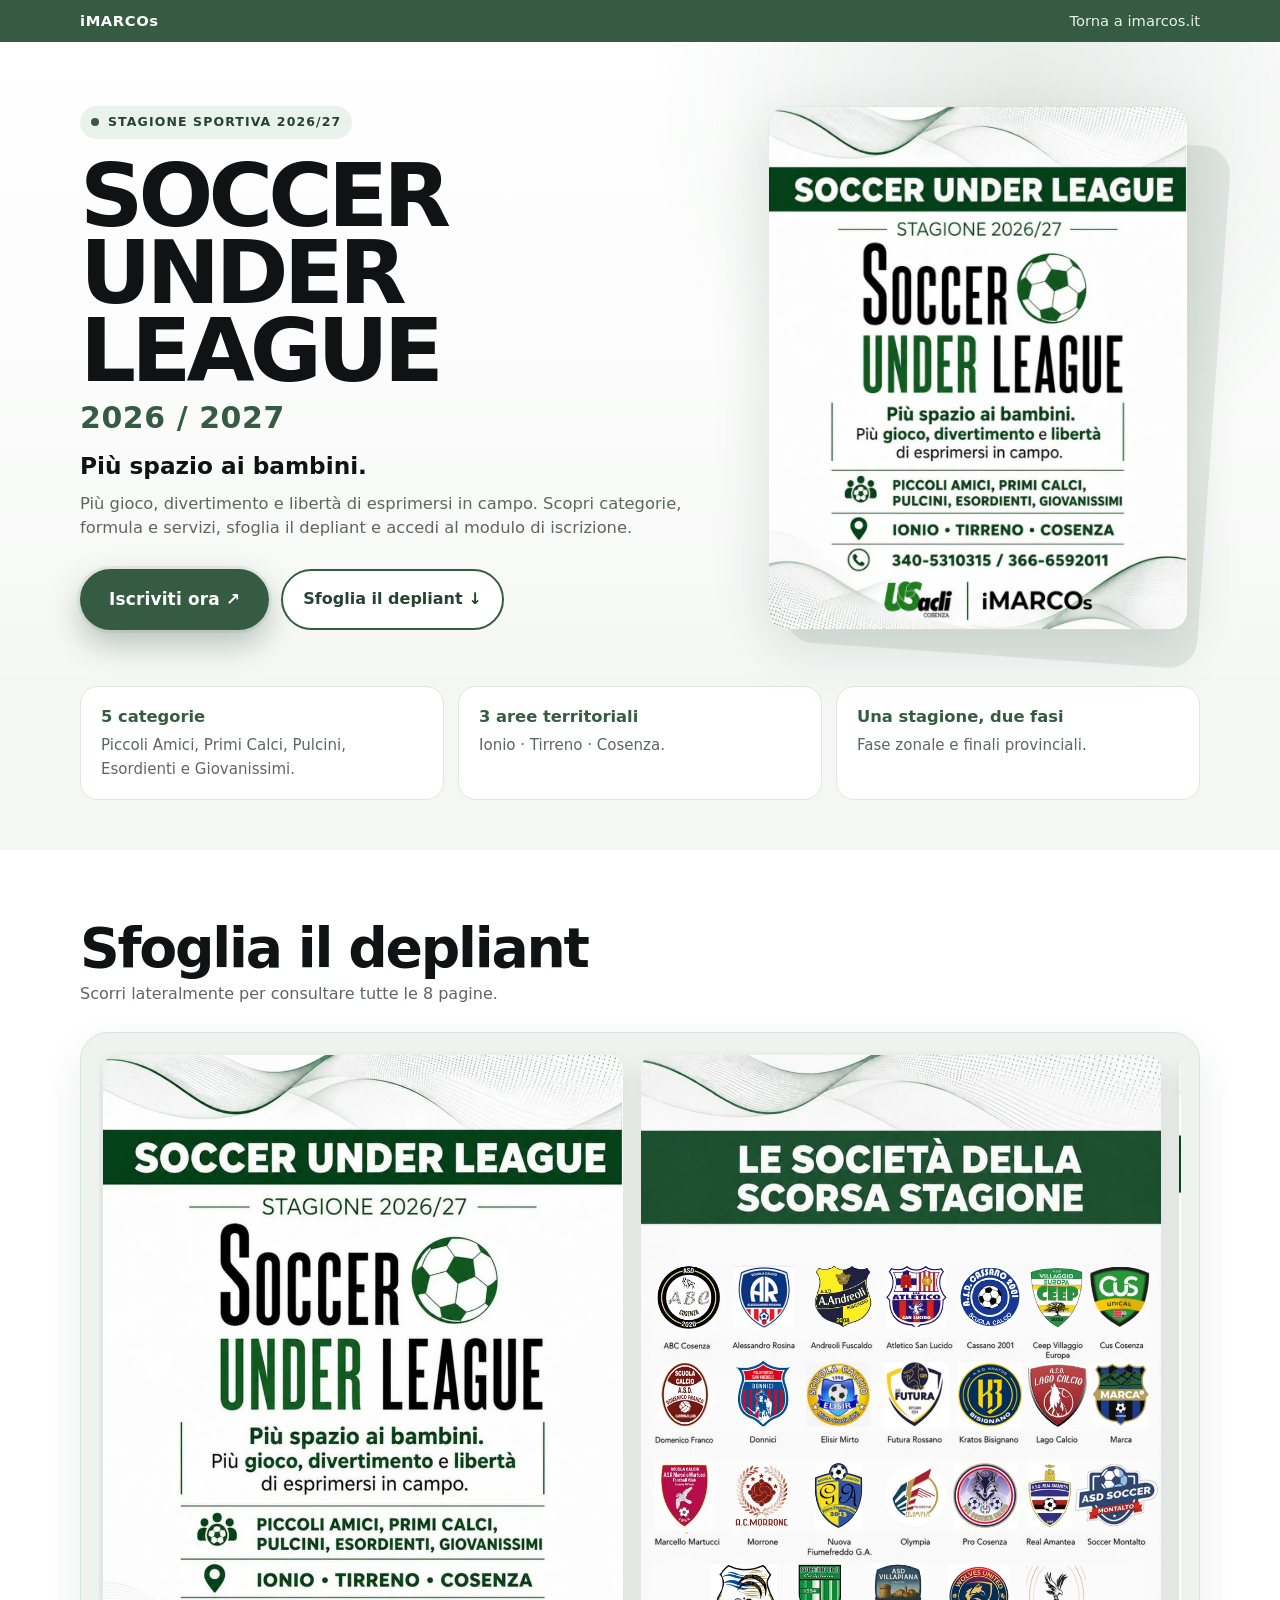
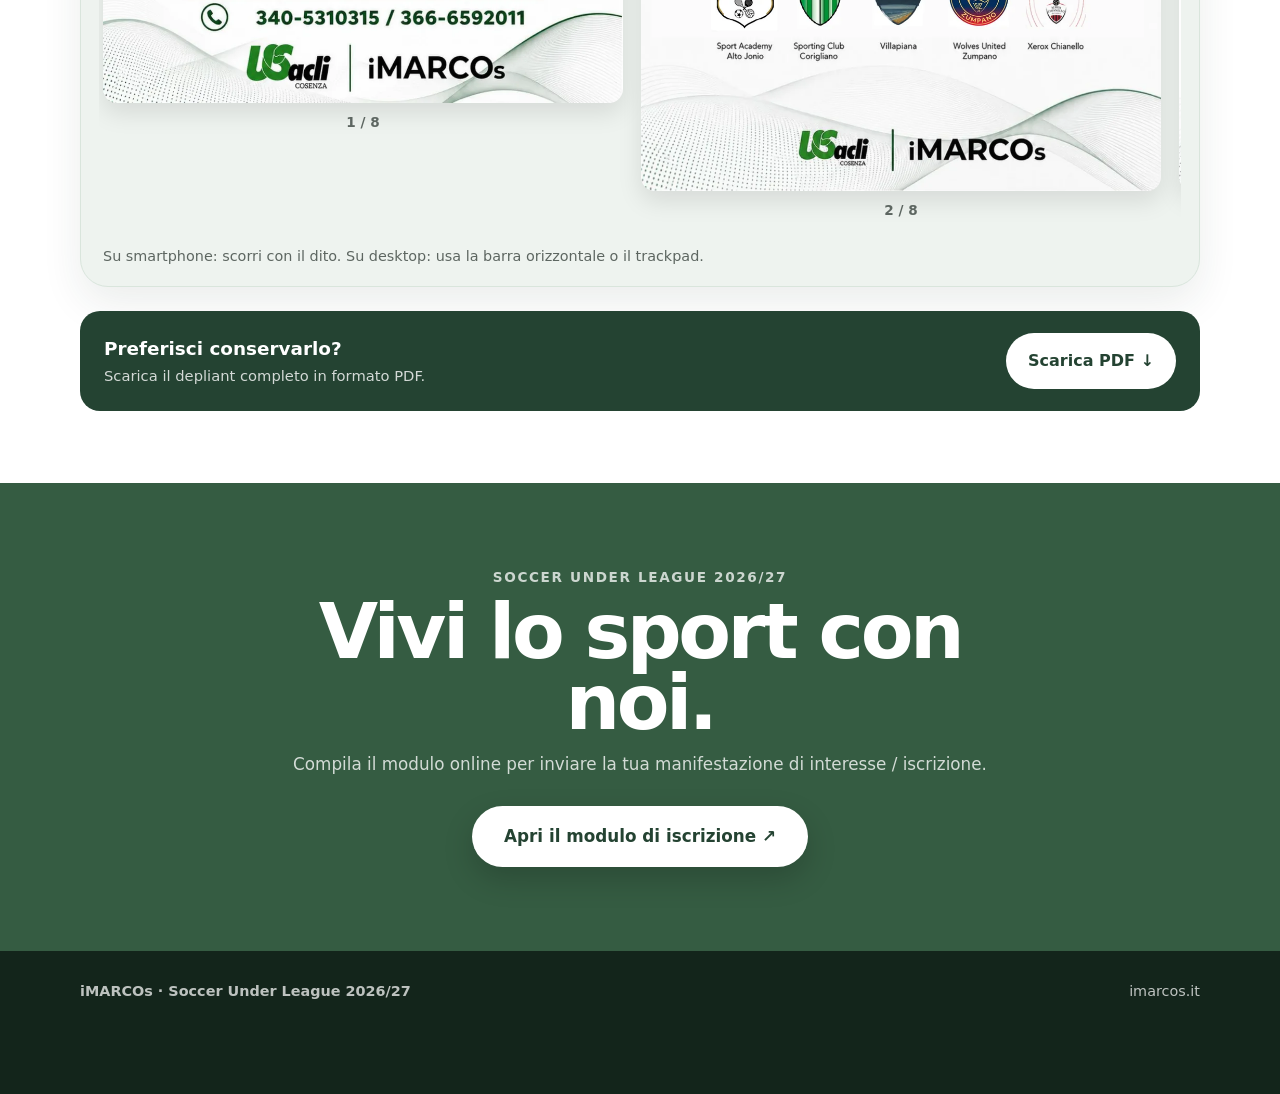
<file: sul-2627/index.html>
<!doctype html>
<html lang="it">
<head>
  <meta charset="utf-8">
  <meta name="viewport" content="width=device-width, initial-scale=1">
  <title>Soccer Under League 2026/27 | iMARCOs</title>
  <meta name="description" content="Soccer Under League 2026/27: scopri categorie, formula e servizi, sfoglia il depliant e accedi al modulo di iscrizione.">
  <meta name="theme-color" content="#355c42">
  <meta property="og:title" content="Soccer Under League 2026/27">
  <meta property="og:description" content="Più spazio ai bambini. Più gioco, divertimento e libertà di esprimersi in campo. Sfoglia il depliant e iscriviti alla Soccer Under League 2026/27.">
  <meta property="og:type" content="website">
  <meta property="og:url" content="https://imarcos.it/sul-2627/">
  <meta property="og:image" content="https://imarcos.it/sul-2627/assets/depliant/page-01.webp">
  <style>
    :root{
      --green:#355c42;
      --green-dark:#244332;
      --green-soft:#eaf2ed;
      --ink:#101313;
      --muted:#5d6661;
      --line:#dfe7e2;
      --paper:#fff;
      --bg:#f5f7f5;
      --shadow:0 18px 55px rgba(27,55,38,.13);
      --radius:24px;
    }
    *{box-sizing:border-box}
    html{scroll-behavior:smooth}
    body{margin:0;font-family:Inter,ui-sans-serif,system-ui,-apple-system,BlinkMacSystemFont,"Segoe UI",Roboto,Arial,sans-serif;color:var(--ink);background:var(--bg);line-height:1.5}
    a{color:inherit}
    .wrap{width:min(1120px,calc(100% - 32px));margin-inline:auto}
    .topbar{background:var(--green);color:white;font-size:.92rem}
    .topbar .wrap{min-height:42px;display:flex;align-items:center;justify-content:space-between;gap:16px}
    .brand{font-weight:800;letter-spacing:.04em}
    .home-link{text-decoration:none;opacity:.9}
    .home-link:hover{opacity:1;text-decoration:underline}
    .hero{padding:64px 0 44px;background:
      radial-gradient(circle at 80% 10%,rgba(53,92,66,.12),transparent 32%),
      linear-gradient(180deg,#fff 0%,#f6f8f6 100%)}
    .hero-grid{display:grid;grid-template-columns:minmax(0,1.05fr) minmax(320px,.75fr);gap:54px;align-items:center}
    .eyebrow{display:inline-flex;align-items:center;gap:9px;padding:7px 11px;border-radius:999px;background:var(--green-soft);color:var(--green-dark);font-size:.78rem;font-weight:800;letter-spacing:.09em;text-transform:uppercase}
    .dot{width:8px;height:8px;border-radius:50%;background:var(--green)}
    h1{margin:18px 0 16px;font-size:clamp(2.8rem,7vw,5.5rem);line-height:.88;letter-spacing:-.055em;text-transform:uppercase}
    .season{display:block;color:var(--green);font-size:.34em;letter-spacing:.02em;margin-top:14px;line-height:1}
    .lead{max-width:680px;font-size:clamp(1.15rem,2.2vw,1.45rem);font-weight:720;margin:0 0 8px}
    .sublead{max-width:650px;color:var(--muted);font-size:1.02rem;margin:0 0 28px}
    .actions{display:flex;flex-wrap:wrap;gap:12px}
    .btn{display:inline-flex;align-items:center;justify-content:center;gap:9px;border-radius:999px;padding:14px 20px;font-weight:850;text-decoration:none;border:2px solid transparent;transition:.18s ease;min-height:52px}
    .btn-primary{background:var(--green);color:#fff;box-shadow:0 10px 25px rgba(53,92,66,.20)}
    .btn-signup{padding:16px 27px;min-height:58px;font-size:1.06rem;letter-spacing:.01em;box-shadow:0 14px 32px rgba(36,67,50,.30),0 0 0 3px rgba(53,92,66,.08)}
    .btn-signup:hover{box-shadow:0 17px 38px rgba(36,67,50,.34),0 0 0 4px rgba(53,92,66,.10)}
    .btn-primary:hover{transform:translateY(-2px);background:var(--green-dark)}
    .btn-secondary{background:#fff;border-color:var(--green);color:var(--green-dark)}
    .btn-secondary:hover{background:var(--green-soft)}
    .cover{position:relative;justify-self:center;width:min(100%,420px)}
    .cover:before{content:"";position:absolute;inset:5% -6% -5% 8%;background:var(--green);border-radius:28px;transform:rotate(4deg);opacity:.10}
    .cover img{position:relative;display:block;width:100%;height:auto;border-radius:19px;box-shadow:var(--shadow);border:1px solid rgba(0,0,0,.06)}
    .quick{padding:12px 0 50px}
    .quick-grid{display:grid;grid-template-columns:repeat(3,1fr);gap:14px}
    .quick-card{background:#fff;border:1px solid var(--line);border-radius:18px;padding:18px 20px}
    .quick-card strong{display:block;color:var(--green);font-size:1.02rem;margin-bottom:3px}
    .quick-card span{color:var(--muted);font-size:.94rem}
    .section{padding:72px 0}
    .section-white{background:#fff}
    .section-head{display:flex;align-items:end;justify-content:space-between;gap:24px;margin-bottom:26px}
    .section h2{margin:0;font-size:clamp(2rem,5vw,3.45rem);line-height:.95;letter-spacing:-.04em}
    .section p{color:var(--muted);margin:8px 0 0}
    .viewer{background:#eef3ef;border:1px solid #d9e5dc;border-radius:28px;padding:18px;box-shadow:0 16px 40px rgba(31,60,42,.09)}
    .pages{display:flex;gap:18px;overflow-x:auto;scroll-snap-type:x mandatory;padding:4px 4px 16px;scrollbar-color:var(--green) #dce6df}
    .page{flex:0 0 min(72vw,520px);scroll-snap-align:center;margin:0}
    .page img{width:100%;height:auto;display:block;border-radius:14px;background:#fff;box-shadow:0 10px 25px rgba(0,0,0,.10)}
    .page figcaption{text-align:center;margin-top:9px;color:var(--muted);font-size:.85rem;font-weight:700}
    .viewer-note{margin:10px 4px 0;font-size:.9rem;color:var(--muted)}
    .download-strip{margin-top:24px;display:flex;align-items:center;justify-content:space-between;gap:18px;background:var(--green-dark);color:#fff;border-radius:20px;padding:22px 24px}
    .download-strip strong{font-size:1.15rem}
    .download-strip span{display:block;opacity:.8;font-size:.92rem;margin-top:2px}
    .download-strip .btn{background:#fff;color:var(--green-dark);flex:0 0 auto}
    .cta{padding:84px 0;background:var(--green);color:#fff;text-align:center}
    .cta .kicker{font-size:.85rem;font-weight:850;letter-spacing:.12em;text-transform:uppercase;opacity:.75}
    .cta h2{max-width:800px;margin:10px auto 14px;font-size:clamp(2.4rem,6vw,4.8rem);line-height:.92;letter-spacing:-.045em}
    .cta p{max-width:700px;margin:0 auto 28px;color:rgba(255,255,255,.78);font-size:1.05rem}
    .cta .btn{background:#fff;color:var(--green-dark);padding:16px 30px;min-height:58px;font-size:1.05rem;box-shadow:0 12px 30px rgba(0,0,0,.18)}
    .cta .btn:hover{transform:translateY(-2px);box-shadow:0 16px 34px rgba(0,0,0,.22)}
    footer{background:#13251b;color:rgba(255,255,255,.72);padding:30px 0 92px;font-size:.9rem}
    footer .wrap{display:flex;justify-content:space-between;gap:18px;flex-wrap:wrap}
    .mobile-cta{display:none}
    @media(max-width:820px){
      .hero{padding-top:42px}
      .hero-grid{grid-template-columns:1fr;gap:34px}
      .hero-copy{text-align:center}
      .eyebrow{margin:auto}
      .lead,.sublead{margin-left:auto;margin-right:auto}
      .actions{justify-content:center}
      .cover{width:min(76vw,390px)}
      .quick-grid{grid-template-columns:1fr}
      .section{padding:56px 0}
      .section-head{display:block}
      .download-strip{align-items:flex-start;flex-direction:column}
      .page{flex-basis:min(84vw,500px)}
      footer{padding-bottom:105px}
      .mobile-cta{position:fixed;display:block;left:12px;right:12px;bottom:12px;z-index:50}
      .mobile-cta .btn{width:100%;box-shadow:0 12px 35px rgba(0,0,0,.24)}
    }
    @media(max-width:520px){
      .wrap{width:min(100% - 22px,1120px)}
      .topbar .wrap{justify-content:center}
      .home-link{display:none}
      .hero{padding-top:32px}
      h1{font-size:clamp(2.65rem,16vw,4.2rem)}
      .actions{flex-direction:column}
      .actions .btn{width:100%}
      .viewer{padding:10px;border-radius:20px}
      .page{flex-basis:88vw}
      .download-strip{padding:20px}
    }
  </style>
</head>
<body>
  <div class="topbar">
    <div class="wrap">
      <div class="brand">iMARCOs</div>
      <a class="home-link" href="/">Torna a imarcos.it</a>
    </div>
  </div>

  <main>
    <section class="hero">
      <div class="wrap hero-grid">
        <div class="hero-copy">
          <div class="eyebrow"><span class="dot"></span> Stagione sportiva 2026/27</div>
          <h1>Soccer Under League <span class="season">2026 / 2027</span></h1>
          <p class="lead">Più spazio ai bambini.</p>
          <p class="sublead">Più gioco, divertimento e libertà di esprimersi in campo. Scopri categorie, formula e servizi, sfoglia il depliant e accedi al modulo di iscrizione.</p>
          <div class="actions">
            <a class="btn btn-primary btn-signup" href="https://link.drewcompany.it/widget/form/wWhBGv7VzD7tHWugDLV6" target="_blank" rel="noopener">Iscriviti ora ↗</a>
            <a class="btn btn-secondary" href="#depliant">Sfoglia il depliant ↓</a>
          </div>
        </div>
        <div class="cover">
          <img src="assets/depliant/page-01.webp" width="1000" height="1247" alt="Copertina del depliant Soccer Under League 2026/27">
        </div>
      </div>
    </section>

    <section class="quick">
      <div class="wrap quick-grid">
        <div class="quick-card"><strong>5 categorie</strong><span>Piccoli Amici, Primi Calci, Pulcini, Esordienti e Giovanissimi.</span></div>
        <div class="quick-card"><strong>3 aree territoriali</strong><span>Ionio · Tirreno · Cosenza.</span></div>
        <div class="quick-card"><strong>Una stagione, due fasi</strong><span>Fase zonale e finali provinciali.</span></div>
      </div>
    </section>

    <section class="section section-white" id="depliant">
      <div class="wrap">
        <div class="section-head">
          <div>
            <h2>Sfoglia il depliant</h2>
            <p>Scorri lateralmente per consultare tutte le 8 pagine.</p>
          </div>
        </div>

        <div class="viewer" aria-label="Anteprima del depliant Soccer Under League 2026/27">
          <div class="pages">
            <figure class="page"><img src="assets/depliant/page-01.webp" loading="eager" alt="Depliant Soccer Under League, pagina 1"><figcaption>1 / 8</figcaption></figure>
            <figure class="page"><img src="assets/depliant/page-02.webp" loading="lazy" alt="Depliant Soccer Under League, pagina 2"><figcaption>2 / 8</figcaption></figure>
            <figure class="page"><img src="assets/depliant/page-03.webp" loading="lazy" alt="Depliant Soccer Under League, pagina 3"><figcaption>3 / 8</figcaption></figure>
            <figure class="page"><img src="assets/depliant/page-04.webp" loading="lazy" alt="Depliant Soccer Under League, pagina 4"><figcaption>4 / 8</figcaption></figure>
            <figure class="page"><img src="assets/depliant/page-05.webp" loading="lazy" alt="Depliant Soccer Under League, pagina 5"><figcaption>5 / 8</figcaption></figure>
            <figure class="page"><img src="assets/depliant/page-06.webp" loading="lazy" alt="Depliant Soccer Under League, pagina 6"><figcaption>6 / 8</figcaption></figure>
            <figure class="page"><img src="assets/depliant/page-07.webp" loading="lazy" alt="Depliant Soccer Under League, pagina 7"><figcaption>7 / 8</figcaption></figure>
            <figure class="page"><img src="assets/depliant/page-08.webp" loading="lazy" alt="Depliant Soccer Under League, pagina 8"><figcaption>8 / 8</figcaption></figure>
          </div>
          <div class="viewer-note">Su smartphone: scorri con il dito. Su desktop: usa la barra orizzontale o il trackpad.</div>
        </div>

        <div class="download-strip">
          <div>
            <strong>Preferisci conservarlo?</strong>
            <span>Scarica il depliant completo in formato PDF.</span>
          </div>
          <a class="btn" href="Soccer_Under_League_20262027.pdf" download>Scarica PDF ↓</a>
        </div>
      </div>
    </section>

    <section class="cta" id="iscrizione">
      <div class="wrap">
        <div class="kicker">Soccer Under League 2026/27</div>
        <h2>Vivi lo sport con noi.</h2>
        <p>Compila il modulo online per inviare la tua manifestazione di interesse / iscrizione.</p>
        <a class="btn" href="https://link.drewcompany.it/widget/form/wWhBGv7VzD7tHWugDLV6" target="_blank" rel="noopener">Apri il modulo di iscrizione ↗</a>
      </div>
    </section>
  </main>

  <footer>
    <div class="wrap">
      <strong>iMARCOs · Soccer Under League 2026/27</strong>
      <span>imarcos.it</span>
    </div>
  </footer>

  <div class="mobile-cta">
    <a class="btn btn-primary btn-signup" href="https://link.drewcompany.it/widget/form/wWhBGv7VzD7tHWugDLV6" target="_blank" rel="noopener">Iscriviti alla SUL ↗</a>
  </div>
</body>
</html>
</file>
<file: assets/styles.css>
:root {
  --ink: #171214;
  --paper: #fffaf4;
  --paper-2: #f6eee5;
  --wine: #7b001c;
  --wine-dark: #4f0012;
  --gold: #b97a3f;
  --gold-light: #e2b77e;
  --muted: #6f6668;
  --line: rgba(123, 0, 28, 0.16);
  --shadow: 0 20px 60px rgba(55, 13, 20, 0.12);
  --radius: 22px;
}

* { box-sizing: border-box; }
html { scroll-behavior: smooth; }
body {
  margin: 0;
  color: var(--ink);
  background:
    radial-gradient(circle at 8% 0%, rgba(185, 122, 63, 0.12), transparent 32rem),
    linear-gradient(180deg, #fffdf9 0%, var(--paper) 100%);
  font-family: Arial, Helvetica, sans-serif;
  line-height: 1.55;
  -webkit-font-smoothing: antialiased;
}

a { color: inherit; }
img { max-width: 100%; display: block; }
button, a { -webkit-tap-highlight-color: transparent; }

.skip-link {
  position: absolute;
  left: -9999px;
  top: 0;
}
.skip-link:focus {
  left: 1rem;
  top: 1rem;
  z-index: 100;
  background: #fff;
  padding: .75rem 1rem;
  border-radius: 999px;
}

.site-header {
  position: sticky;
  top: 0;
  z-index: 20;
  backdrop-filter: blur(16px);
  background: rgba(255, 250, 244, 0.9);
  border-bottom: 1px solid var(--line);
}

.nav-wrap {
  width: min(1120px, calc(100% - 2rem));
  margin: 0 auto;
  min-height: 68px;
  display: flex;
  align-items: center;
  justify-content: space-between;
  gap: 1rem;
}

.event-brand {
  font-family: Georgia, 'Times New Roman', serif;
  font-weight: 700;
  letter-spacing: .01em;
  text-decoration: none;
}

.nav-link {
  color: var(--wine);
  font-weight: 700;
  text-decoration: none;
  border-bottom: 1px solid transparent;
}
.nav-link:hover, .nav-link:focus-visible { border-color: currentColor; }

.nav-links {
  display: flex;
  align-items: center;
  gap: 1rem;
}

.hero {
  color: #fff;
  background:
    radial-gradient(circle at 70% 18%, rgba(185, 122, 63, .24), transparent 32rem),
    linear-gradient(135deg, #0d090a 0%, #1b0a0f 58%, #3d0714 100%);
  overflow: hidden;
}

.hero-inner {
  width: min(1120px, calc(100% - 2rem));
  margin: 0 auto;
  padding: clamp(3.5rem, 8vw, 7.5rem) 0 clamp(3rem, 7vw, 6rem);
  display: grid;
  grid-template-columns: minmax(0, 1.05fr) minmax(300px, .95fr);
  gap: clamp(2rem, 5vw, 5rem);
  align-items: center;
}

.eyebrow {
  margin: 0 0 .9rem;
  color: var(--gold-light);
  font-size: .82rem;
  font-weight: 800;
  letter-spacing: .18em;
  text-transform: uppercase;
}

.hero h1 {
  margin: 0;
  font-family: Georgia, 'Times New Roman', serif;
  font-size: clamp(2.7rem, 8vw, 6.6rem);
  line-height: .93;
  letter-spacing: -.035em;
}

.hero-lead {
  max-width: 650px;
  margin: 1.4rem 0 0;
  color: rgba(255,255,255,.84);
  font-size: clamp(1rem, 2vw, 1.22rem);
}

.event-facts {
  margin: 2rem 0 0;
  padding: 0;
  display: flex;
  flex-wrap: wrap;
  gap: .8rem;
  list-style: none;
}
.event-facts li {
  border: 1px solid rgba(226, 183, 126, .38);
  background: rgba(255,255,255,.06);
  border-radius: 999px;
  padding: .65rem .95rem;
  font-weight: 700;
}

.hero-logo-card {
  border: 1px solid rgba(226, 183, 126, .27);
  border-radius: 30px;
  background: rgba(0,0,0,.28);
  box-shadow: 0 35px 90px rgba(0,0,0,.35);
  padding: clamp(1.2rem, 3vw, 2.4rem);
  transform: rotate(1deg);
}
.hero-logo-card img {
  width: 100%;
  border-radius: 14px;
}

.section {
  width: min(1120px, calc(100% - 2rem));
  margin: 0 auto;
  padding: clamp(3.5rem, 8vw, 7rem) 0;
}

.section-kicker {
  margin: 0 0 .55rem;
  color: var(--wine);
  font-size: .8rem;
  font-weight: 800;
  letter-spacing: .16em;
  text-transform: uppercase;
}

.section h2 {
  margin: 0;
  max-width: 850px;
  font-family: Georgia, 'Times New Roman', serif;
  font-size: clamp(2rem, 5vw, 4rem);
  line-height: 1.05;
  letter-spacing: -.025em;
}

.section-intro {
  max-width: 760px;
  margin: 1.15rem 0 0;
  color: var(--muted);
  font-size: 1.08rem;
}

.event-intro { padding-bottom: clamp(3rem, 6vw, 5.5rem); }

.sponsor-section {
  background: linear-gradient(180deg, rgba(123,0,28,.035), rgba(185,122,63,.06));
  border-top: 1px solid var(--line);
  border-bottom: 1px solid var(--line);
}

.poster-grid {
  display: grid;
  grid-template-columns: repeat(3, minmax(0, 1fr));
  gap: clamp(1rem, 2vw, 1.5rem);
  margin-top: 2.3rem;
}

.poster-card {
  min-width: 0;
  overflow: hidden;
  background: rgba(255,255,255,.88);
  border: 1px solid var(--line);
  border-radius: var(--radius);
  box-shadow: var(--shadow);
  transition: transform .2s ease, box-shadow .2s ease;
}
.poster-card:hover {
  transform: translateY(-4px);
  box-shadow: 0 25px 65px rgba(55, 13, 20, .16);
}

.poster-link {
  display: block;
  text-decoration: none;
}

.poster-frame {
  aspect-ratio: 4 / 5;
  display: grid;
  place-items: center;
  overflow: hidden;
  background: #fff;
  border-bottom: 1px solid rgba(23,18,20,.08);
}

.poster-frame img {
  width: 100%;
  height: 100%;
  object-fit: contain;
}

.poster-meta {
  padding: 1.15rem;
  display: grid;
  gap: .9rem;
}

.poster-meta h3 {
  margin: 0;
  font-size: 1.08rem;
  line-height: 1.3;
}

.button {
  display: inline-flex;
  align-items: center;
  justify-content: center;
  gap: .45rem;
  min-height: 46px;
  padding: .72rem 1rem;
  border-radius: 999px;
  background: var(--wine);
  color: #fff;
  text-decoration: none;
  font-weight: 800;
  border: 1px solid var(--wine);
}
.button:hover, .button:focus-visible { background: var(--wine-dark); }
.button.secondary {
  background: transparent;
  color: var(--wine);
}
.button.secondary:hover, .button.secondary:focus-visible { background: rgba(123,0,28,.06); }

.empty-state {
  margin-top: 2.3rem;
  padding: clamp(2rem, 5vw, 4rem);
  text-align: center;
  border: 1px dashed rgba(123,0,28,.28);
  border-radius: var(--radius);
  background: rgba(255,255,255,.68);
}
.empty-state h3 {
  margin: 0;
  font-family: Georgia, 'Times New Roman', serif;
  font-size: 1.7rem;
}
.empty-state p {
  max-width: 620px;
  margin: .7rem auto 0;
  color: var(--muted);
}

.site-footer {
  padding: 2.4rem 1rem;
  color: var(--muted);
  text-align: center;
  border-top: 1px solid var(--line);
}
.site-footer p { margin: .25rem 0; }

@media (max-width: 850px) {
  .hero-inner { grid-template-columns: 1fr; }
  .hero-logo-card { max-width: 660px; transform: none; }
  .poster-grid { grid-template-columns: repeat(2, minmax(0, 1fr)); }
  .promo-grid { grid-template-columns: repeat(2, minmax(0, 1fr)); }
}

@media (max-width: 560px) {
  .nav-wrap { min-height: 60px; }
  .event-brand { font-size: .94rem; }
  .hero-inner, .section { width: min(100% - 1.25rem, 1120px); }
  .event-facts { display: grid; }
  .event-facts li { border-radius: 14px; }
  .poster-grid { grid-template-columns: 1fr; }
  .promo-grid { grid-template-columns: 1fr; }
  .poster-meta, .promo-meta { padding: 1rem; }
  .nav-links { gap: .7rem; }
}

@media (prefers-reduced-motion: reduce) {
  html { scroll-behavior: auto; }
  *, *::before, *::after { transition: none !important; }
}

.no-link-note {
  margin: 0;
  min-height: 46px;
  display: flex;
  align-items: center;
  justify-content: center;
  padding: .72rem 1rem;
  border: 1px solid rgba(123,0,28,.16);
  border-radius: 999px;
  color: var(--muted);
  background: rgba(123,0,28,.035);
  text-align: center;
  font-size: .92rem;
  font-weight: 700;
}


.promo-section {
  background:
    radial-gradient(circle at 88% 15%, rgba(185,122,63,.16), transparent 24rem),
    linear-gradient(180deg, #fffaf4 0%, #f8f0e7 100%);
  border-top: 1px solid var(--line);
}

.promo-grid {
  display: grid;
  grid-template-columns: repeat(2, minmax(0, 1fr));
  gap: clamp(1rem, 2.4vw, 1.7rem);
  margin-top: 2.3rem;
}

.promo-card {
  min-width: 0;
  overflow: hidden;
  background: rgba(255,255,255,.92);
  border: 1px solid rgba(185,122,63,.24);
  border-radius: var(--radius);
  box-shadow: var(--shadow);
}

.promo-poster {
  display: block;
  text-decoration: none;
  background: #fff;
}

.promo-poster img {
  width: 100%;
  height: auto;
  max-height: 760px;
  object-fit: contain;
  object-position: top center;
  margin: 0 auto;
}

.promo-meta {
  display: grid;
  gap: .85rem;
  padding: 1.15rem;
  border-top: 1px solid rgba(23,18,20,.08);
}

.promo-meta h3 {
  margin: 0;
  font-size: 1.1rem;
  line-height: 1.3;
}
</file>
